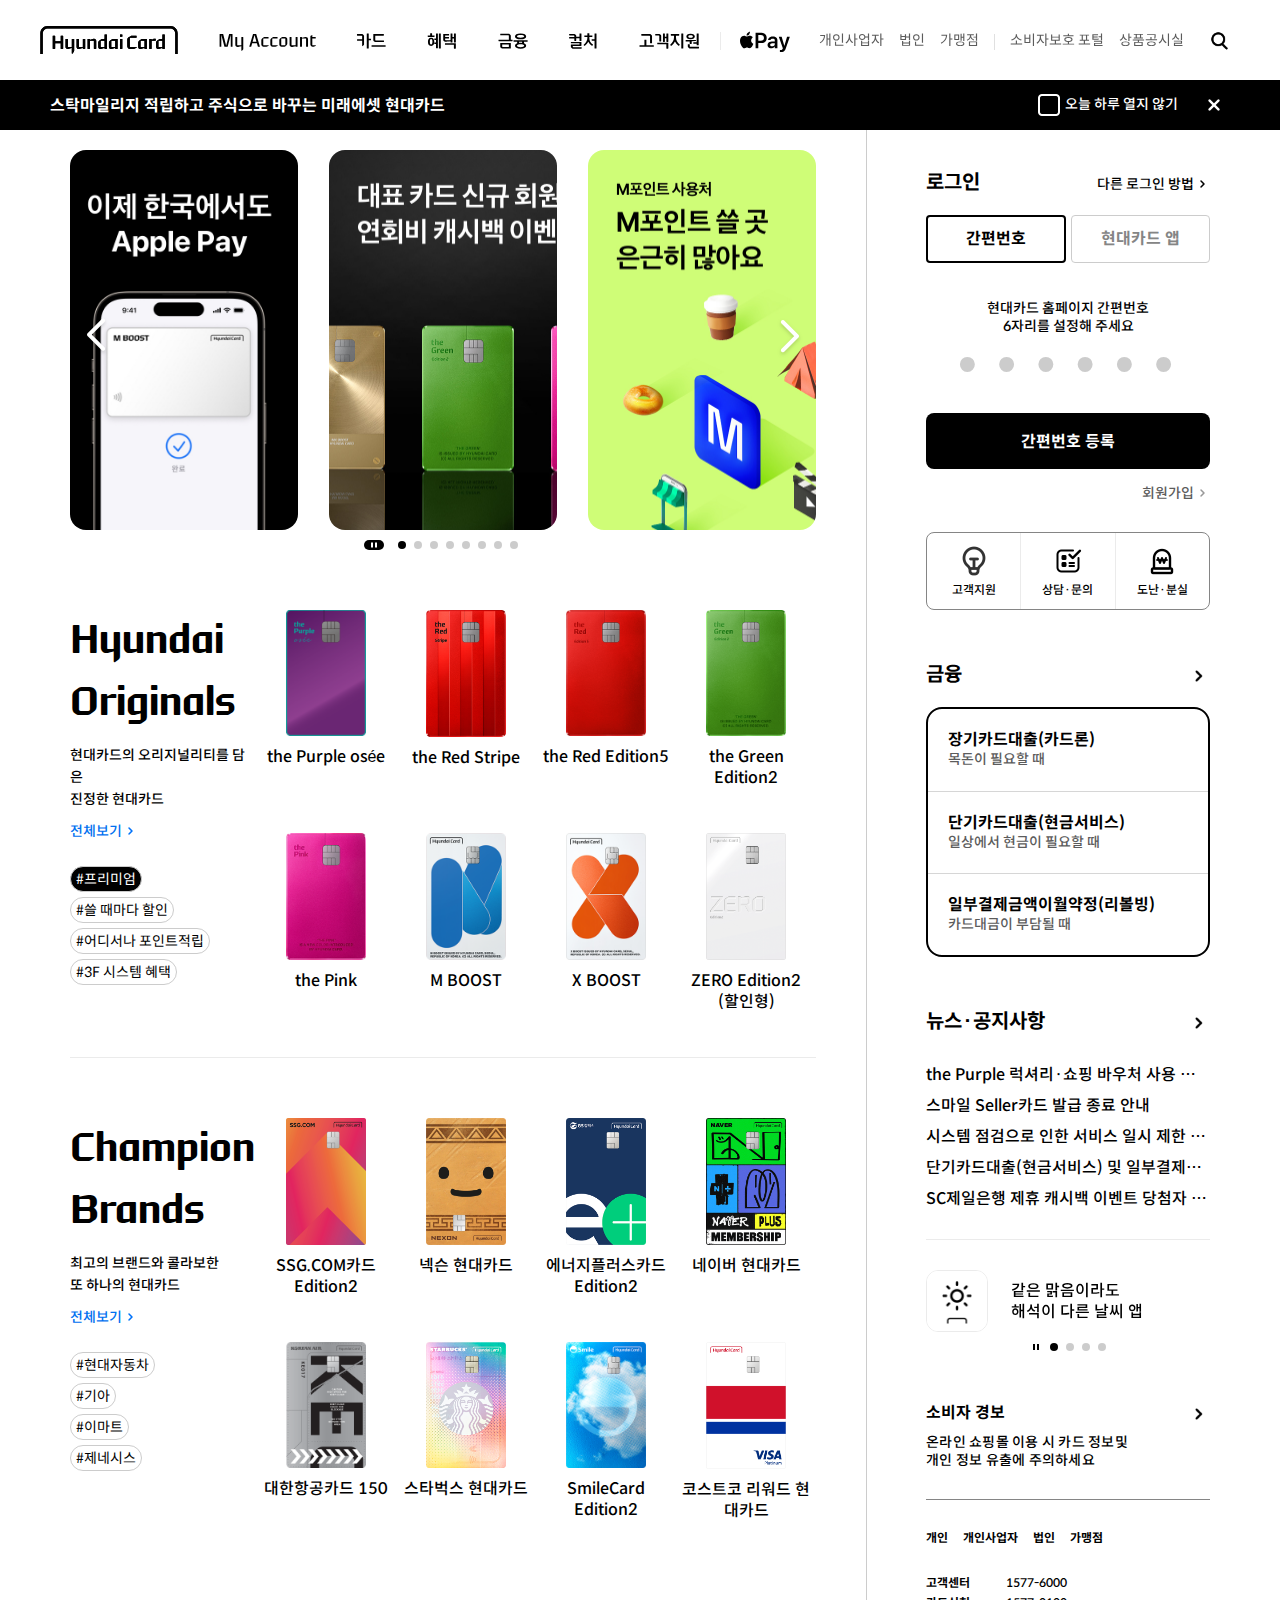
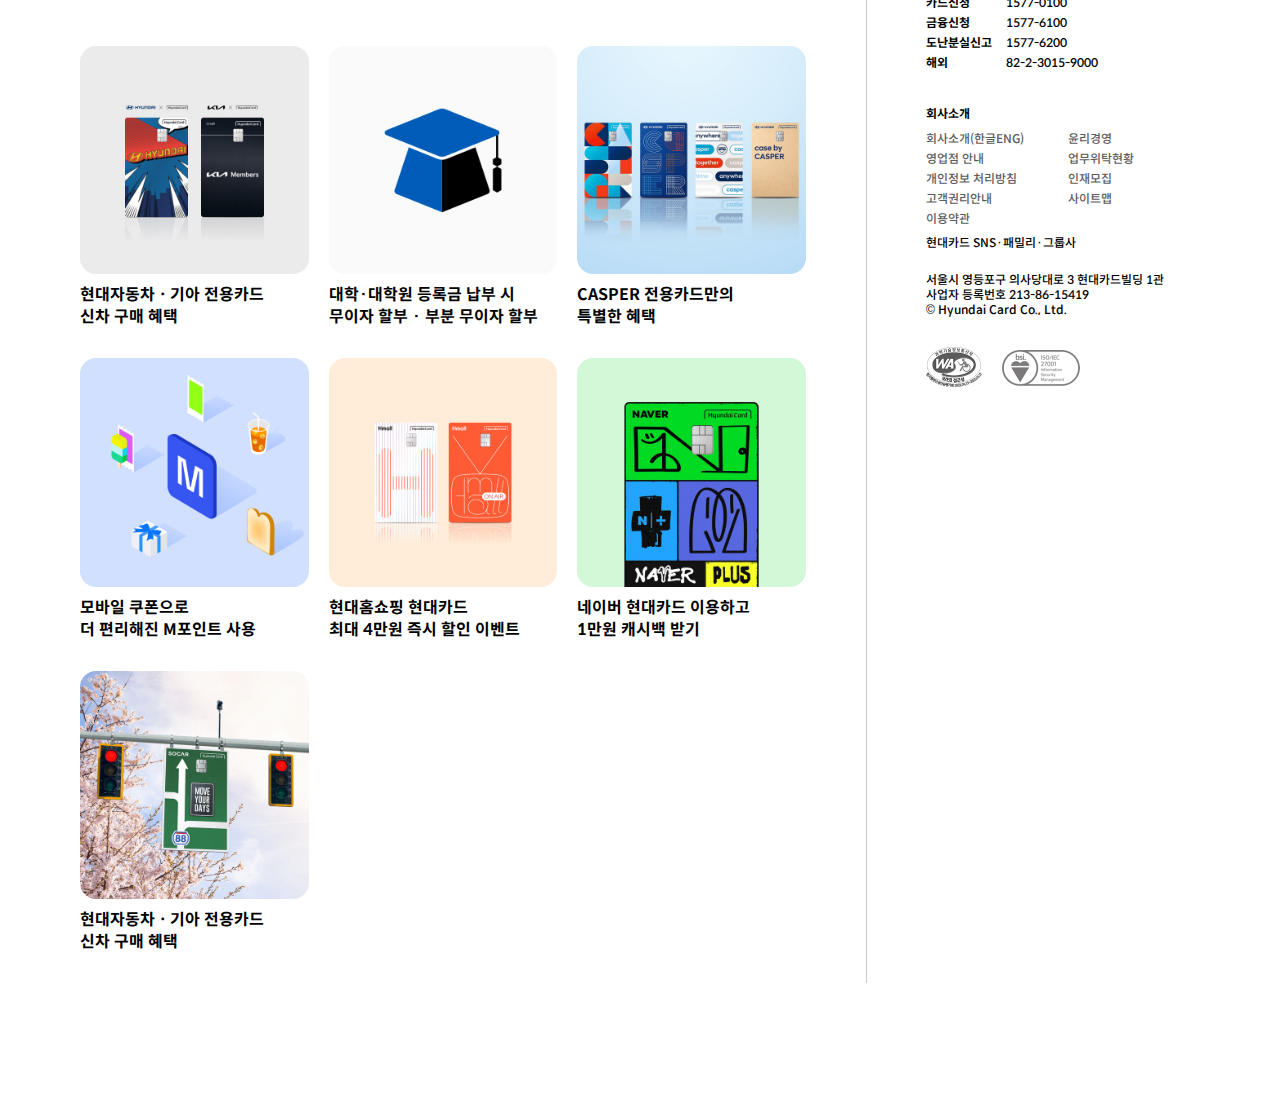
<file: HyundaiCard/index.html>
<!DOCTYPE html>
<html lang="ko">
<head>
	<meta charset="UTF-8">
	<meta http-equiv="X-UA-Compatible" content="IE=edge">
	<meta name="viewport" content="width=device-width, initial-scale=1.0">
	<link rel="stylesheet" href="./css/reset.css">
	<link rel="stylesheet" href="./css/style.css">
	<link rel="stylesheet" href="https://cdn.jsdelivr.net/npm/swiper@9/swiper-bundle.min.css"/>
	<script src="https://cdn.jsdelivr.net/npm/swiper@9/swiper-bundle.min.js"></script>
	<script src="https://code.jquery.com/jquery-3.6.4.min.js"></script>
	<title>현대카드-SideProject</title>
	<script type="text/javascript">
		$(function(){
			$('.tag_item .item').click(function(){
				$('.tag_item .item').removeClass('on');
				$(this).addClass('on');
			})
		});
		/*스크롤시 동작*/
		var hei = $(window).height();
		var moveHeight = hei - $('main .main_right').height(); 
		
		window.onload = $(window).scroll(function(){
			if($(document).scrollTop() > 0){
				$('header').addClass('scrolled');
				$('.right_gnb .Etc_wrap').fadeOut(150);
			} 
			else {
				$('header').removeClass('scrolled');
				$('.right_gnb .Etc_wrap').fadeIn(150);
			}
		});
		/*햄버거 메뉴 동작*/
		$(function(){
			$('.btn_ham').click(function(){
				$('.menu_wrap').css('left','0');
				$('body').css({'overflow-y':'hidden','overflow-x':'hidden'});
			});
			$('.close_btn').click(function(){
				$('.menu_wrap').css('left','-100%');
				$('body').css('overflow-y','auto');
			});
		});
		
		
		function mySlide() {
			/*모바일 메인영역*/
			$(window).resize(function(){
				if($('main').outerWidth() < 450){
					$('.img_area_pc').css('display','none');
					$('.img_area_mb').css('display','block');
				} 
				else {
					$('.img_area_pc').css('display','flex');
					$('.img_area_mb').css('display','none');
				}
			})
		};
		mySlide();

		/*gnb banner 랜덤색상,랜덤텍스트 지정*/
		var r_text = new Array ();
			r_text[0] = "New York  Times All Access 구독권 혜택";
			r_text[1] = "쉽고 안전하고 재빠르게 Apple Pay";
			r_text[2] = "스탁마일리지 적립하고 주식으로 바꾸는 미래에셋 현대카드";
			r_text[3] = "네이버 현대카드로 Apple Pay 이용하기";
			r_text[4] = "현대홈쇼핑 현대카드 최대 4만원 할인";
			r_text[5] = "스마일 클럽 100% 지원 + 쓱머니 최대7% 적립";
			r_text[6] = "인플루언서를 위한 카드, 인플카 현대카드";
		var i = Math.floor(7*Math.random())
		var randomClass = ["black","red","yellow" ,"green", "darkgreen", "lightorange", "orange", "grey", "pink"];
		window.addEventListener("load", event => {
				$('.gnb_banner .txt').text(r_text[i]);
				$('.gnb_banner').addClass(randomClass[~~(Math.random()*randomClass.length)]);
				var myTimer = setTimeout(function() {
					$('.henry_area .txt_area').addClass('min');
					}, 3000);
					setTimeout(function() {
						$('.henry_area .txt_area').removeClass('min');
					}, 6000);
				
			});

		/*gnb banner 감추기*/
		$(function(){
			$('.btn_area .close_btn').click(function(){
				$(this).parents('.gnb_banner').css('display','none');
				/*banner 감추면서 header,모바일 padding조절*/
				$(this).parents('header').css('top','0');
				$('.img_area_mb').css('padding','0 0 0 0');
			});
		});
	</script>
</head>
<body>
	<div id="container">
		<header>
			<div class="left_gnb">
				<button onclick="" class="btn_ham">
					햄버거탭
					<img src="./images/ico_menu.png">
				</button>
				<h1 class="logo">로고</h1>
				<div class="gnb_nav_wrap">
					<ul class="nav_list">
						<li class="nav_item">
							<a href="javascript:void(0);" class="item">
								<svg width="77px" height="18px" viewBox="0 0 77 18" version="1.1" xmlns="http://www.w3.org/2000/svg" xmlns:xlink="http://www.w3.org/1999/xlink">
									<title>My Account</title>
									<g id="Page-1" stroke="none" stroke-width="1" fill="none" fill-rule="evenodd">
										<g id="Artboard" transform="translate(-268.000000, -395.000000)">
											<g id="-GNB/Top/Home_Minimized" transform="translate(60.000000, 380.000000)">
												<g id="1depth" transform="translate(196.000000, 15.000000)">
													<g id="gnb_m_01" transform="translate(12.000000, 0.000000)">
														<rect id="Rectangle" fill-opacity="0.01" fill="#FFFFFF" x="0" y="0" width="77" height="18"></rect>
														<g id="Group" transform="translate(1.246000, 3.949952)" fill="#000000" fill-rule="nonzero">
															<path d="M9.842,10.0017391 C9.996,10.0017391 10.122,9.87495652 10.122,9.72 L10.122,0.28173913 C10.122,0.126782609 9.996,0 9.842,0 L7.756,0 C7.588,0 7.462,0.0986086957 7.42,0.253565217 L5.138,9.18469565 L2.856,0.253565217 C2.814,0.0986086957 2.688,0 2.52,0 L0.28,0 C0.126,0 0,0.126782609 0,0.28173913 L0,9.72 C0,9.87495652 0.126,10.0017391 0.28,10.0017391 L1.064,10.0017391 C1.218,10.0017391 1.344,9.87495652 1.344,9.72 L1.344,0.591652174 L3.738,9.73408696 C3.78,9.88904348 3.906,10.0017391 4.074,10.0017391 L6.034,10.0017391 C6.188,10.0017391 6.328,9.88904348 6.37,9.73408696 L8.736,0.633913043 L8.736,9.72 C8.736,9.87495652 8.862,10.0017391 9.016,10.0017391 L9.842,10.0017391 Z" id="Path"></path>
															<path d="M18.256,12.3401739 C18.438,12.1711304 18.536,11.973913 18.536,11.678087 L18.536,2.67652174 C18.536,2.52156522 18.41,2.39478261 18.256,2.39478261 L17.304,2.39478261 C17.15,2.39478261 17.024,2.52156522 17.024,2.67652174 L17.024,8.56486957 C17.024,8.71982609 16.912,8.83252174 16.758,8.83252174 L14.098,8.83252174 C13.944,8.83252174 13.818,8.70573913 13.818,8.55078261 L13.818,2.67652174 C13.818,2.52156522 13.692,2.39478261 13.538,2.39478261 L12.586,2.39478261 C12.432,2.39478261 12.306,2.52156522 12.306,2.67652174 L12.306,8.35356522 C12.306,9.38191304 13.02,10.0862609 14.014,10.0862609 C14.798,10.0862609 15.33,9.9453913 17.024,9.50869565 L17.024,12.8332174 C17.024,13.1149565 17.304,13.2417391 17.5,13.0445217 L18.256,12.3401739 Z" id="Path"></path>
															<path d="M31.318,10.0017391 C31.486,10.0017391 31.584,9.84678261 31.542,9.69182609 L28.77,0.28173913 C28.714,0.0986086957 28.56,0 28.392,0 L26.432,0 C26.264,0 26.11,0.0986086957 26.054,0.28173913 L23.254,9.69182609 C23.212,9.84678261 23.31,10.0017391 23.478,10.0017391 L24.416,10.0017391 C24.584,10.0017391 24.724,9.90313043 24.78,9.72 L25.494,7.26886957 L29.218,7.26886957 L29.932,9.72 C29.988,9.90313043 30.142,10.0017391 30.31,10.0017391 L31.318,10.0017391 Z M28.854,6.00104348 L25.844,6.00104348 L27.356,0.788869565 L28.854,6.00104348 Z" id="Shape"></path>
															<path d="M38.416,9.08608696 C38.528,9.00156522 38.472,8.83252174 38.318,8.83252174 L34.468,8.83252174 C34.314,8.83252174 34.188,8.70573913 34.188,8.55078261 L34.188,3.85982609 C34.188,3.70486957 34.314,3.57808696 34.468,3.57808696 L38.052,3.57808696 C38.206,3.57808696 38.332,3.45130435 38.332,3.29634783 L38.332,2.67652174 C38.332,2.52156522 38.206,2.39478261 38.052,2.39478261 L35.364,2.39478261 C34.958,2.39478261 34.608,2.53565217 34.314,2.74695652 L33.25,3.53582609 C32.886,3.80347826 32.662,4.22608696 32.662,4.71913043 L32.662,8.26904348 C32.662,9.22695652 33.446,10.0158261 34.398,10.0158261 L36.61,10.0158261 C37.044,10.0158261 37.408,9.86086957 37.702,9.63547826 L38.416,9.08608696 Z" id="Path"></path>
															<path d="M45.458,9.08608696 C45.57,9.00156522 45.514,8.83252174 45.36,8.83252174 L41.51,8.83252174 C41.356,8.83252174 41.23,8.70573913 41.23,8.55078261 L41.23,3.85982609 C41.23,3.70486957 41.356,3.57808696 41.51,3.57808696 L45.094,3.57808696 C45.248,3.57808696 45.374,3.45130435 45.374,3.29634783 L45.374,2.67652174 C45.374,2.52156522 45.248,2.39478261 45.094,2.39478261 L42.406,2.39478261 C42,2.39478261 41.65,2.53565217 41.356,2.74695652 L40.292,3.53582609 C39.928,3.80347826 39.704,4.22608696 39.704,4.71913043 L39.704,8.26904348 C39.704,9.22695652 40.488,10.0158261 41.44,10.0158261 L43.652,10.0158261 C44.086,10.0158261 44.45,9.86086957 44.744,9.63547826 L45.458,9.08608696 Z" id="Path"></path>
															<path d="M52.402,8.86069565 C52.752,8.60713043 52.99,8.18452174 52.99,7.69147826 L52.99,4.14156522 C52.99,3.16956522 52.206,2.39478261 51.254,2.39478261 L49.448,2.39478261 C49.042,2.39478261 48.692,2.53565217 48.398,2.74695652 L47.334,3.53582609 C46.97,3.80347826 46.746,4.22608696 46.746,4.71913043 L46.746,8.26904348 C46.746,9.22695652 47.53,10.0158261 48.482,10.0158261 L50.274,10.0158261 C50.694,10.0158261 51.044,9.87495652 51.338,9.66365217 L52.402,8.86069565 Z M51.464,8.55078261 C51.464,8.70573913 51.338,8.83252174 51.184,8.83252174 L48.552,8.83252174 C48.398,8.83252174 48.272,8.70573913 48.272,8.55078261 L48.272,3.84573913 C48.272,3.69078261 48.398,3.564 48.552,3.564 L51.184,3.564 C51.338,3.564 51.464,3.69078261 51.464,3.84573913 L51.464,8.55078261 Z" id="Shape"></path>
															<path d="M60.746,10.0017391 C60.9,10.0017391 61.026,9.87495652 61.026,9.72 L61.026,2.67652174 C61.026,2.52156522 60.9,2.39478261 60.746,2.39478261 L59.794,2.39478261 C59.64,2.39478261 59.514,2.52156522 59.514,2.67652174 L59.514,8.56486957 C59.514,8.71982609 59.402,8.83252174 59.248,8.83252174 L56.588,8.83252174 C56.434,8.83252174 56.308,8.70573913 56.308,8.55078261 L56.308,2.67652174 C56.308,2.52156522 56.182,2.39478261 56.028,2.39478261 L55.076,2.39478261 C54.922,2.39478261 54.796,2.52156522 54.796,2.67652174 L54.796,8.35356522 C54.796,9.38191304 55.51,10.0862609 56.504,10.0862609 C57.302,10.0862609 57.82,9.9453913 59.528,9.4946087 L59.528,9.72 C59.528,9.87495652 59.654,10.0017391 59.808,10.0017391 L60.746,10.0017391 Z" id="Path"></path>
															<path d="M68.936,10.0017391 C69.09,10.0017391 69.216,9.87495652 69.216,9.72 L69.216,4.04295652 C69.216,3.02869565 68.502,2.32434783 67.494,2.32434783 C66.71,2.32434783 66.178,2.45113043 64.47,2.90191304 L64.47,2.67652174 C64.47,2.52156522 64.344,2.39478261 64.19,2.39478261 L63.252,2.39478261 C63.098,2.39478261 62.972,2.52156522 62.972,2.67652174 L62.972,9.72 C62.972,9.87495652 63.098,10.0017391 63.252,10.0017391 L64.204,10.0017391 C64.358,10.0017391 64.484,9.87495652 64.484,9.72 L64.484,3.83165217 C64.484,3.69078261 64.61,3.564 64.764,3.564 L67.41,3.564 C67.564,3.564 67.69,3.69078261 67.69,3.84573913 L67.69,9.72 C67.69,9.87495652 67.816,10.0017391 67.97,10.0017391 L68.936,10.0017391 Z" id="Path"></path>
															<path d="M75.334,9.08608696 C75.446,9.00156522 75.39,8.83252174 75.25,8.83252174 L72.856,8.83252174 C72.702,8.83252174 72.576,8.70573913 72.576,8.55078261 L72.576,3.57808696 L74.97,3.57808696 C75.124,3.57808696 75.25,3.45130435 75.25,3.29634783 L75.25,2.67652174 C75.25,2.52156522 75.124,2.39478261 74.97,2.39478261 L72.576,2.39478261 L72.576,1.02834783 C72.576,0.873391304 72.394,0.774782609 72.254,0.859304348 L71.316,1.40869565 C71.162,1.49321739 71.064,1.67634783 71.064,1.8453913 L71.064,8.25495652 C71.064,9.22695652 71.848,10.0017391 72.8,10.0017391 L73.542,10.0017391 C73.976,10.0017391 74.34,9.86086957 74.62,9.63547826 L75.334,9.08608696 Z" id="Path"></path>
														</g>
													</g>
												</g>
											</g>
										</g>
									</g>
								</svg>
							</a>
						</li>
						<li class="nav_item">
							<a href="javascript:void(0);" class="item">
								<svg width="24px" height="18px" viewBox="0 0 24 18" version="1.1" xmlns="http://www.w3.org/2000/svg" xmlns:xlink="http://www.w3.org/1999/xlink">
									<title>카드</title>
									<g id="Page-1" stroke="none" stroke-width="1" fill="none" fill-rule="evenodd">
										<g id="Artboard" transform="translate(-385.000000, -395.000000)">
											<g id="-GNB/Top/Home_Minimized" transform="translate(60.000000, 380.000000)">
												<g id="1depth" transform="translate(196.000000, 15.000000)">
													<g id="menu-text" transform="translate(12.000000, 0.000000)">
														<g id="gnb_m_02" transform="translate(117.000000, 0.000000)">
															<rect id="Rectangle" fill-opacity="0.01" fill="#FFFFFF" x="0" y="0" width="24" height="18"></rect>
															<g id="Group" transform="translate(0.752516, 3.555517)" fill="#000000" fill-rule="nonzero">
																<path d="M4.52903226,9.77634783 C4.36180645,9.9453913 4.05522581,9.84678261 4.05522581,9.57913043 L4.05522581,5.69113043 L0.348387097,5.69113043 C0.195096774,5.69113043 0.0696774194,5.56434783 0.0696774194,5.4093913 L0.0696774194,4.80365217 C0.0696774194,4.64869565 0.195096774,4.52191304 0.348387097,4.52191304 L4.05522581,4.52191304 L4.05522581,2.00034783 C4.05522581,1.78904348 3.90193548,1.63408696 3.70683871,1.63408696 L0.278709677,1.63408696 C0.125419355,1.63408696 0,1.50730435 0,1.35234783 L0,0.732521739 C0,0.577565217 0.125419355,0.450782609 0.278709677,0.450782609 L3.91587097,0.450782609 C4.09703226,0.450782609 4.36180645,0.535304348 4.50116129,0.633913043 L5.12825806,1.11286957 C5.39303226,1.32417391 5.54632258,1.60591304 5.54632258,1.92991304 L5.54632258,8.48034783 C5.54632258,8.62121739 5.47664516,8.76208696 5.37909677,8.87478261 L4.52903226,9.77634783 Z M9.21135484,11.4526957 C9.21135484,11.6076522 9.08593548,11.7344348 8.93264516,11.7344348 L7.95716129,11.7344348 C7.80387097,11.7344348 7.67845161,11.6076522 7.67845161,11.4526957 L7.67845161,0.28173913 C7.67845161,0.126782609 7.80387097,0 7.95716129,0 L8.93264516,0 C9.08593548,0 9.21135484,0.126782609 9.21135484,0.28173913 L9.21135484,3.84573913 C9.21135484,3.9866087 9.33677419,4.09930435 9.49006452,4.09930435 L10.7303226,4.09930435 C10.8836129,4.09930435 11.0090323,4.22608696 11.0090323,4.38104348 L11.0090323,5.02904348 C11.0090323,5.184 10.8836129,5.31078261 10.7303226,5.31078261 L9.49006452,5.31078261 C9.33677419,5.31078261 9.21135484,5.43756522 9.21135484,5.59252174 L9.21135484,11.4526957 Z" id="Shape"></path>
																<path d="M21.1540645,6.3813913 C21.1540645,6.53634783 21.0286452,6.66313043 20.8753548,6.66313043 L14.4232258,6.66313043 C14.228129,6.66313043 13.9633548,6.59269565 13.8379355,6.48 L13.2108387,6.00104348 C12.9460645,5.80382609 12.7927742,5.508 12.7927742,5.184 L12.7927742,0.732521739 C12.7927742,0.577565217 12.9181935,0.450782609 13.0714839,0.450782609 L20.7917419,0.450782609 C20.9450323,0.450782609 21.0704516,0.577565217 21.0704516,0.732521739 L21.0704516,1.38052174 C21.0704516,1.53547826 20.9450323,1.66226087 20.7917419,1.66226087 L14.3256774,1.66226087 L14.3256774,5.0853913 C14.3256774,5.29669565 14.4789677,5.45165217 14.6740645,5.45165217 L20.8753548,5.45165217 C21.0286452,5.45165217 21.1540645,5.57843478 21.1540645,5.7333913 L21.1540645,6.3813913 Z M22.4500645,10.1144348 C22.4500645,10.2693913 22.3246452,10.3961739 22.1713548,10.3961739 L11.691871,10.3961739 C11.5385806,10.3961739 11.4131613,10.2693913 11.4131613,10.1144348 L11.4131613,9.46643478 C11.4131613,9.31147826 11.5385806,9.18469565 11.691871,9.18469565 L22.1713548,9.18469565 C22.3246452,9.18469565 22.4500645,9.31147826 22.4500645,9.46643478 L22.4500645,10.1144348 Z" id="Shape"></path>
															</g>
														</g>
													</g>
												</g>
											</g>
										</g>
									</g>
								</svg>
							</a>
						</li>
						<li class="nav_item">
							<a href="javascript:void(0);" class="item">
								<svg width="24px" height="18px" viewBox="0 0 24 18" version="1.1" xmlns="http://www.w3.org/2000/svg" xmlns:xlink="http://www.w3.org/1999/xlink">
									<title>혜택</title>
									<g id="Page-1" stroke="none" stroke-width="1" fill="none" fill-rule="evenodd">
										<g id="Artboard" transform="translate(-449.000000, -395.000000)">
											<g id="-GNB/Top/Home_Minimized" transform="translate(60.000000, 380.000000)">
												<g id="1depth" transform="translate(196.000000, 15.000000)">
													<g id="menu-text" transform="translate(12.000000, 0.000000)">
														<g id="gnb_m_03" transform="translate(181.000000, 0.000000)">
															<rect id="Rectangle" fill-opacity="0.01" fill="#FFFFFF" x="0" y="0" width="24" height="18"></rect>
															<g id="Group" transform="translate(0.543484, 3.400560)" fill="#000000" fill-rule="nonzero">
																<path d="M2.66167742,9.90313043 C0.780387097,9.90313043 0.209032258,8.55078261 0.209032258,6.66313043 C0.209032258,4.7613913 0.780387097,3.40904348 2.66167742,3.40904348 C4.54296774,3.40904348 5.15612903,4.7613913 5.15612903,6.66313043 C5.15612903,8.55078261 4.54296774,9.90313043 2.66167742,9.90313043 Z M5.36516129,2.53565217 C5.36516129,2.6906087 5.23974194,2.8173913 5.08645161,2.8173913 L0.278709677,2.8173913 C0.125419355,2.8173913 0,2.6906087 0,2.53565217 L0,1.91582609 C0,1.76086957 0.125419355,1.63408696 0.278709677,1.63408696 L1.92309677,1.63408696 L1.92309677,0.28173913 C1.92309677,0.126782609 2.04851613,0 2.20180645,0 L3.17729032,0 C3.33058065,0 3.456,0.126782609 3.456,0.28173913 L3.456,1.63408696 L5.08645161,1.63408696 C5.23974194,1.63408696 5.36516129,1.76086957 5.36516129,1.91582609 L5.36516129,2.53565217 Z M2.6756129,8.79026087 C3.3723871,8.79026087 3.70683871,7.94504348 3.70683871,6.66313043 C3.70683871,5.36713043 3.3723871,4.52191304 2.6756129,4.52191304 C1.93703226,4.52191304 1.71406452,5.36713043 1.71406452,6.66313043 C1.71406452,7.94504348 1.93703226,8.79026087 2.6756129,8.79026087 Z M7.98503226,11.4667826 C7.98503226,11.6217391 7.8596129,11.7485217 7.70632258,11.7485217 L6.78658065,11.7485217 C6.63329032,11.7485217 6.50787097,11.6217391 6.50787097,11.4667826 L6.50787097,8.40991304 L5.46270968,8.40991304 C5.30941935,8.40991304 5.184,8.28313043 5.184,8.12817391 L5.184,7.48017391 C5.184,7.32521739 5.30941935,7.19843478 5.46270968,7.19843478 L6.50787097,7.19843478 L6.50787097,5.19808696 L5.46270968,5.19808696 C5.30941935,5.19808696 5.184,5.07130435 5.184,4.91634783 L5.184,4.26834783 C5.184,4.1133913 5.30941935,3.9866087 5.46270968,3.9866087 L6.50787097,3.9866087 L6.50787097,0.493043478 C6.50787097,0.338086957 6.63329032,0.211304348 6.78658065,0.211304348 L7.70632258,0.211304348 C7.8596129,0.211304348 7.98503226,0.338086957 7.98503226,0.493043478 L7.98503226,11.4667826 Z M10.2565161,11.6076522 C10.2565161,11.7626087 10.1310968,11.8893913 9.97780645,11.8893913 L9.03019355,11.8893913 C8.87690323,11.8893913 8.75148387,11.7626087 8.75148387,11.6076522 L8.75148387,0.436695652 C8.75148387,0.28173913 8.87690323,0.154956522 9.03019355,0.154956522 L9.97780645,0.154956522 C10.1310968,0.154956522 10.2565161,0.28173913 10.2565161,0.436695652 L10.2565161,11.6076522 Z" id="Shape"></path>
																<path d="M22.0459355,6.88852174 C22.0459355,7.04347826 21.9205161,7.17026087 21.7672258,7.17026087 L20.8196129,7.17026087 C20.6663226,7.17026087 20.5409032,7.04347826 20.5409032,6.88852174 L20.5409032,4.09930435 L19.3842581,4.09930435 L19.3842581,6.88852174 C19.3842581,7.04347826 19.2588387,7.17026087 19.1055484,7.17026087 L18.1858065,7.17026087 C18.0325161,7.17026087 17.9070968,7.04347826 17.9070968,6.88852174 L17.9070968,6.19826087 C14.660129,6.56452174 14.1166452,6.59269565 13.796129,6.59269565 C13.6010323,6.59269565 13.3362581,6.50817391 13.2108387,6.40956522 L12.5837419,5.9306087 C12.3189677,5.7333913 12.1656774,5.43756522 12.1656774,5.11356522 L12.1656774,0.746608696 C12.1656774,0.591652174 12.2910968,0.464869565 12.4443871,0.464869565 L16.4856774,0.464869565 C16.6389677,0.464869565 16.7643871,0.591652174 16.7643871,0.746608696 L16.7643871,1.40869565 C16.7643871,1.56365217 16.6389677,1.69043478 16.4856774,1.69043478 L13.6567742,1.69043478 L13.6567742,2.90191304 L16.416,2.90191304 C16.5692903,2.90191304 16.6947097,3.02869565 16.6947097,3.18365217 L16.6947097,3.80347826 C16.6947097,3.95843478 16.5692903,4.08521739 16.416,4.08521739 L13.6567742,4.08521739 L13.6567742,4.9586087 C13.6567742,5.16991304 13.8100645,5.32486957 14.0051613,5.32486957 L17.6283871,5.32486957 C17.7677419,5.32486957 17.9070968,5.184 17.9070968,5.04313043 L17.9070968,0.478956522 C17.9070968,0.324 18.0325161,0.197217391 18.1858065,0.197217391 L19.1055484,0.197217391 C19.2588387,0.197217391 19.3842581,0.324 19.3842581,0.478956522 L19.3842581,2.916 L20.5409032,2.916 L20.5409032,0.436695652 C20.5409032,0.28173913 20.6663226,0.154956522 20.8196129,0.154956522 L21.7672258,0.154956522 C21.9205161,0.154956522 22.0459355,0.28173913 22.0459355,0.436695652 L22.0459355,6.88852174 Z M22.0459355,11.6921739 C22.0459355,11.8471304 21.9205161,11.973913 21.7672258,11.973913 L20.7917419,11.973913 C20.6384516,11.973913 20.5130323,11.8471304 20.5130323,11.6921739 L20.5130323,9.01565217 L13.796129,9.01565217 C13.6428387,9.01565217 13.5174194,8.88886957 13.5174194,8.73391304 L13.5174194,8.08591304 C13.5174194,7.93095652 13.6428387,7.80417391 13.796129,7.80417391 L21.7672258,7.80417391 C21.9205161,7.80417391 22.0459355,7.93095652 22.0459355,8.08591304 L22.0459355,11.6921739 Z" id="Shape"></path>
															</g>
														</g>
													</g>
												</g>
											</g>
										</g>
									</g>
								</svg>
							</a>
						</li>
						<li class="nav_item">
							<a href="javascript:void(0);" class="item">
								<svg width="24px" height="18px" viewBox="0 0 24 18" version="1.1" xmlns="http://www.w3.org/2000/svg" xmlns:xlink="http://www.w3.org/1999/xlink">
									<title>금융</title>
									<g id="Page-1" stroke="none" stroke-width="1" fill="none" fill-rule="evenodd">
										<g id="Artboard" transform="translate(-513.000000, -395.000000)">
											<g id="-GNB/Top/Home_Minimized" transform="translate(60.000000, 380.000000)">
												<g id="1depth" transform="translate(196.000000, 15.000000)">
													<g id="menu-text" transform="translate(12.000000, 0.000000)">
														<g id="gnb_m_04" transform="translate(245.000000, 0.000000)">
															<rect id="Rectangle" fill-opacity="0.01" fill="#FFFFFF" x="0" y="0" width="24" height="18"></rect>
															<g id="Group" transform="translate(0.376258, 3.470995)" fill="#000000" fill-rule="nonzero">
																<path d="M9.65729032,11.5372174 C9.65729032,11.6921739 9.53187097,11.8189565 9.37858065,11.8189565 L3.01006452,11.8189565 C2.81496774,11.8189565 2.55019355,11.7485217 2.42477419,11.6358261 L1.79767742,11.1568696 C1.53290323,10.9596522 1.3796129,10.6638261 1.3796129,10.3398261 L1.3796129,7.69147826 C1.3796129,7.53652174 1.50503226,7.40973913 1.65832258,7.40973913 L9.37858065,7.40973913 C9.53187097,7.40973913 9.65729032,7.53652174 9.65729032,7.69147826 L9.65729032,11.5372174 Z M11.0369032,5.78973913 C11.0369032,5.94469565 10.9114839,6.07147826 10.7581935,6.07147826 L0.278709677,6.07147826 C0.125419355,6.07147826 0,5.94469565 0,5.78973913 L0,5.12765217 C0,4.97269565 0.125419355,4.84591304 0.278709677,4.84591304 L8.1243871,4.84591304 L8.1243871,1.85947826 C8.1243871,1.64817391 7.97109677,1.49321739 7.776,1.49321739 L1.65832258,1.49321739 C1.50503226,1.49321739 1.3796129,1.36643478 1.3796129,1.21147826 L1.3796129,0.563478261 C1.3796129,0.408521739 1.50503226,0.28173913 1.65832258,0.28173913 L8.02683871,0.28173913 C8.22193548,0.28173913 8.47277419,0.36626087 8.61212903,0.464869565 L9.23922581,0.943826087 C9.504,1.14104348 9.65729032,1.43686957 9.65729032,1.76086957 L9.65729032,4.84591304 L10.7581935,4.84591304 C10.9114839,4.84591304 11.0369032,4.97269565 11.0369032,5.12765217 L11.0369032,5.78973913 Z M8.1243871,10.6074783 L8.1243871,8.62121739 L2.91251613,8.62121739 L2.91251613,10.2412174 C2.91251613,10.4525217 3.06580645,10.6074783 3.26090323,10.6074783 L8.1243871,10.6074783 Z" id="Shape"></path>
																<path d="M21.6696774,9.66365217 C21.6696774,11.001913 20.1089032,11.9598261 17.307871,11.9598261 C14.5207742,11.9598261 12.9460645,11.001913 12.9460645,9.66365217 C12.9460645,8.8466087 13.5313548,8.17043478 14.6183226,7.76191304 L14.6183226,6.50817391 L12.068129,6.50817391 C11.9148387,6.50817391 11.7894194,6.3813913 11.7894194,6.22643478 L11.7894194,5.57843478 C11.7894194,5.42347826 11.9148387,5.29669565 12.068129,5.29669565 L22.5476129,5.29669565 C22.7009032,5.29669565 22.8263226,5.42347826 22.8263226,5.57843478 L22.8263226,6.22643478 C22.8263226,6.3813913 22.7009032,6.50817391 22.5476129,6.50817391 L19.9974194,6.50817391 L19.9974194,7.76191304 C21.0843871,8.17043478 21.6696774,8.8466087 21.6696774,9.66365217 Z M21.6696774,2.32434783 C21.6696774,3.6626087 20.276129,4.62052174 17.28,4.62052174 C14.3117419,4.62052174 12.932129,3.6626087 12.932129,2.32434783 C12.932129,0.986086957 14.3117419,0 17.28,0 C20.276129,0 21.6696774,0.986086957 21.6696774,2.32434783 Z M20.1367742,2.29617391 C20.1367742,1.63408696 19.3145806,1.1973913 17.2939355,1.1973913 C15.2593548,1.1973913 14.4650323,1.63408696 14.4650323,2.29617391 C14.4650323,2.97234783 15.2593548,3.43721739 17.2939355,3.43721739 C19.3145806,3.43721739 20.1367742,2.98643478 20.1367742,2.29617391 Z M20.1089032,9.64956522 C20.1089032,8.9733913 19.1055484,8.55078261 17.307871,8.55078261 C15.4962581,8.55078261 14.5207742,8.9733913 14.5207742,9.64956522 C14.5207742,10.3398261 15.4962581,10.7765217 17.307871,10.7765217 C19.1055484,10.7765217 20.1089032,10.3257391 20.1089032,9.64956522 Z M18.4645161,6.50817391 L16.1512258,6.50817391 L16.1512258,7.42382609 C16.4996129,7.38156522 16.8898065,7.3533913 17.307871,7.3533913 C17.712,7.3533913 18.1021935,7.38156522 18.4645161,7.42382609 L18.4645161,6.50817391 Z" id="Shape"></path>
															</g>
														</g>
													</g>
												</g>
											</g>
										</g>
									</g>
								</svg>
							</a>
						</li>
						<li class="nav_item">
							<a href="javascript:void(0);" class="item">
								<svg width="24px" height="18px" viewBox="0 0 24 18" version="1.1" xmlns="http://www.w3.org/2000/svg" xmlns:xlink="http://www.w3.org/1999/xlink">
									<title>컬처</title>
									<g id="Page-1" stroke="none" stroke-width="1" fill="none" fill-rule="evenodd">
										<g id="Artboard" transform="translate(-577.000000, -395.000000)">
											<g id="-GNB/Top/Home_Minimized" transform="translate(60.000000, 380.000000)">
												<g id="1depth" transform="translate(196.000000, 15.000000)">
													<g id="menu-text" transform="translate(12.000000, 0.000000)">
														<g id="gnb_m_05" transform="translate(309.000000, 0.000000)">
															<rect id="Rectangle" fill-opacity="0.01" fill="#FFFFFF" x="0" y="0" width="24" height="18"></rect>
															<g id="Group" transform="translate(0.891871, 3.330126)" fill="#000000" fill-rule="nonzero">
																<path d="M9.82451613,11.7626087 C9.82451613,11.9175652 9.69909677,12.0443478 9.54580645,12.0443478 L2.98219355,12.0443478 C2.78709677,12.0443478 2.52232258,11.973913 2.39690323,11.8612174 L1.76980645,11.3822609 C1.50503226,11.1850435 1.35174194,10.8892174 1.35174194,10.5652174 L1.35174194,9.12834783 C1.35174194,8.9733913 1.47716129,8.8466087 1.63045161,8.8466087 L8.09651613,8.8466087 L8.09651613,7.91686957 L1.63045161,7.91686957 C1.47716129,7.91686957 1.35174194,7.79008696 1.35174194,7.63513043 L1.35174194,7.05756522 C1.35174194,6.9026087 1.47716129,6.77582609 1.63045161,6.77582609 L9.35070968,6.77582609 C9.504,6.77582609 9.62941935,6.9026087 9.62941935,7.05756522 L9.62941935,9.64956522 C9.62941935,9.80452174 9.504,9.93130435 9.35070968,9.93130435 L2.88464516,9.93130435 L2.88464516,10.5229565 C2.88464516,10.7342609 3.03793548,10.8892174 3.23303226,10.8892174 L9.54580645,10.8892174 C9.69909677,10.8892174 9.82451613,11.016 9.82451613,11.1709565 L9.82451613,11.7626087 Z M9.62941935,5.86017391 C9.62941935,6.01513043 9.504,6.14191304 9.35070968,6.14191304 L8.37522581,6.14191304 C8.22193548,6.14191304 8.09651613,6.01513043 8.09651613,5.86017391 L8.09651613,3.87391304 L5.54632258,3.87391304 L5.54632258,5.74747826 C5.54632258,5.90243478 5.42090323,6.02921739 5.2676129,6.02921739 L4.33393548,6.02921739 C4.18064516,6.02921739 4.05522581,5.90243478 4.05522581,5.74747826 L4.05522581,4.09930435 L0.278709677,4.09930435 C0.125419355,4.09930435 0,3.97252174 0,3.81756522 L0,3.21182609 C0,3.05686957 0.125419355,2.93008696 0.278709677,2.93008696 L4.05522581,2.93008696 L4.05522581,2.07078261 C4.05522581,1.85947826 3.90193548,1.70452174 3.70683871,1.70452174 L0.278709677,1.70452174 C0.125419355,1.70452174 0,1.57773913 0,1.42278261 L0,0.817043478 C0,0.662086957 0.125419355,0.535304348 0.278709677,0.535304348 L3.91587097,0.535304348 C4.09703226,0.535304348 4.36180645,0.60573913 4.50116129,0.718434783 L5.12825806,1.1973913 C5.39303226,1.3946087 5.54632258,1.69043478 5.54632258,2.01443478 L5.54632258,2.66243478 L8.09651613,2.66243478 L8.09651613,0.507130435 C8.09651613,0.352173913 8.22193548,0.225391304 8.37522581,0.225391304 L9.35070968,0.225391304 C9.504,0.225391304 9.62941935,0.352173913 9.62941935,0.507130435 L9.62941935,5.86017391 Z" id="Shape"></path>
																<path d="M18.1579355,9.74817391 C18.0325161,9.88904348 17.8792258,9.86086957 17.7538065,9.76226087 C16.5274839,8.86069565 15.5938065,7.80417391 15.0085161,6.62086957 C14.4371613,7.73373913 13.5452903,8.80434783 12.3329032,9.80452174 C12.2074839,9.90313043 12.0541935,9.93130435 11.9287742,9.8186087 L11.4270968,9.31147826 C11.3156129,9.19878261 11.2877419,9.04382609 11.4131613,8.93113043 C13.2387097,7.3533913 14.2699355,5.76156522 14.2699355,3.71895652 L14.2699355,2.916 L12.1378065,2.916 C11.9845161,2.916 11.8590968,2.78921739 11.8590968,2.63426087 L11.8590968,2.01443478 C11.8590968,1.85947826 11.9845161,1.73269565 12.1378065,1.73269565 L14.256,1.73269565 L14.256,0.28173913 C14.256,0.126782609 14.3814194,0 14.5347097,0 L15.5380645,0 C15.6913548,0 15.8167742,0.126782609 15.8167742,0.28173913 L15.8167742,1.73269565 L17.9489032,1.73269565 C18.1021935,1.73269565 18.2276129,1.85947826 18.2276129,2.01443478 L18.2276129,2.63426087 C18.2276129,2.78921739 18.1021935,2.916 17.9489032,2.916 L15.8028387,2.916 L15.8028387,3.71895652 C15.8028387,5.87426087 16.7643871,7.43791304 18.6178065,8.81843478 C18.7432258,8.91704348 18.7292903,9.10017391 18.6317419,9.21286957 L18.1579355,9.74817391 Z M21.4188387,11.678087 C21.4188387,11.8330435 21.2934194,11.9598261 21.140129,11.9598261 L20.1646452,11.9598261 C20.0113548,11.9598261 19.8859355,11.8330435 19.8859355,11.678087 L19.8859355,5.832 L17.8931613,5.832 C17.739871,5.832 17.6144516,5.70521739 17.6144516,5.55026087 L17.6144516,4.90226087 C17.6144516,4.74730435 17.739871,4.62052174 17.8931613,4.62052174 L19.8859355,4.62052174 L19.8859355,0.507130435 C19.8859355,0.352173913 20.0113548,0.225391304 20.1646452,0.225391304 L21.140129,0.225391304 C21.2934194,0.225391304 21.4188387,0.352173913 21.4188387,0.507130435 L21.4188387,11.678087 Z" id="Shape"></path>
															</g>
														</g>
													</g>
												</g>
											</g>
										</g>
									</g>
								</svg>
							</a>
						</li>
						<li class="nav_item">
							<a href="javascript:void(0);" class="item">
								<svg width="48px" height="18px" viewBox="0 0 48 18" version="1.1" xmlns="http://www.w3.org/2000/svg" xmlns:xlink="http://www.w3.org/1999/xlink">
									<title>고객지원</title>
									<g id="Page-1" stroke="none" stroke-width="1" fill="none" fill-rule="evenodd">
										<g id="Artboard" transform="translate(-641.000000, -395.000000)">
											<g id="-GNB/Top/Home_Minimized" transform="translate(60.000000, 380.000000)">
												<g id="1depth" transform="translate(196.000000, 15.000000)">
													<g id="menu-text" transform="translate(12.000000, 0.000000)">
														<g id="gnb_m_06" transform="translate(373.000000, 0.000000)">
															<rect id="Rectangle" fill-opacity="0.01" fill="#FFFFFF" x="0" y="0" width="48" height="18"></rect>
															<g id="Group" transform="translate(0.382426, 3.555517)" fill="#000000" fill-rule="nonzero">
																<path d="M9.81560656,7.36747826 C9.81560656,7.52243478 9.68813115,7.64921739 9.53232787,7.64921739 L8.54085246,7.64921739 C8.38504918,7.64921739 8.25757377,7.52243478 8.25757377,7.36747826 L8.25757377,2.02852174 C8.25757377,1.81721739 8.10177049,1.66226087 7.90347541,1.66226087 L1.6855082,1.66226087 C1.52970492,1.66226087 1.40222951,1.53547826 1.40222951,1.38052174 L1.40222951,0.732521739 C1.40222951,0.577565217 1.52970492,0.450782609 1.6855082,0.450782609 L8.15842623,0.450782609 C8.35672131,0.450782609 8.61167213,0.521217391 8.75331148,0.633913043 L9.39068852,1.11286957 C9.65980328,1.31008696 9.81560656,1.60591304 9.81560656,1.92991304 L9.81560656,7.36747826 Z M11.2178361,10.1144348 C11.2178361,10.2693913 11.0903607,10.3961739 10.9345574,10.3961739 L0.283278689,10.3961739 C0.12747541,10.3961739 0,10.2693913 0,10.1144348 L0,9.46643478 C0,9.31147826 0.12747541,9.18469565 0.283278689,9.18469565 L3.85259016,9.18469565 L3.85259016,5.07130435 C3.85259016,4.91634783 3.98006557,4.78956522 4.13586885,4.78956522 L5.12734426,4.78956522 C5.28314754,4.78956522 5.41062295,4.91634783 5.41062295,5.07130435 L5.41062295,9.18469565 L10.9345574,9.18469565 C11.0903607,9.18469565 11.2178361,9.31147826 11.2178361,9.46643478 L11.2178361,10.1144348 Z" id="Shape"></path>
																<path d="M16.9967213,5.9306087 C16.9967213,6.08556522 16.8692459,6.21234783 16.7134426,6.21234783 L15.778623,6.21234783 C15.6228197,6.21234783 15.4953443,6.08556522 15.4953443,5.9306087 L15.4953443,1.88765217 C15.4953443,1.67634783 15.339541,1.5213913 15.1412459,1.5213913 L12.6059016,1.5213913 C12.4500984,1.5213913 12.322623,1.3946087 12.322623,1.23965217 L12.322623,0.591652174 C12.322623,0.436695652 12.4500984,0.309913043 12.6059016,0.309913043 L15.339541,0.309913043 C15.5378361,0.309913043 15.8069508,0.394434783 15.9344262,0.493043478 L16.5718033,0.972 C16.840918,1.16921739 16.9967213,1.46504348 16.9967213,1.78904348 L16.9967213,5.9306087 Z M22.5773115,6.31095652 C22.5773115,6.46591304 22.4498361,6.59269565 22.2940328,6.59269565 L21.3308852,6.59269565 C21.175082,6.59269565 21.0476066,6.46591304 21.0476066,6.31095652 L21.0476066,3.6626087 L19.872,3.6626087 L19.872,6.31095652 C19.872,6.46591304 19.7445246,6.59269565 19.5887213,6.59269565 L18.6539016,6.59269565 C18.4980984,6.59269565 18.370623,6.46591304 18.370623,6.31095652 L18.370623,0.324 C18.370623,0.169043478 18.4980984,0.0422608696 18.6539016,0.0422608696 L19.5887213,0.0422608696 C19.7445246,0.0422608696 19.872,0.169043478 19.872,0.324 L19.872,2.47930435 L21.0476066,2.47930435 L21.0476066,0.28173913 C21.0476066,0.126782609 21.175082,0 21.3308852,0 L22.2940328,0 C22.4498361,0 22.5773115,0.126782609 22.5773115,0.28173913 L22.5773115,6.31095652 Z M22.5773115,11.5372174 C22.5773115,11.6921739 22.4498361,11.8189565 22.2940328,11.8189565 L21.3025574,11.8189565 C21.1467541,11.8189565 21.0192787,11.6921739 21.0192787,11.5372174 L21.0192787,8.43808696 L14.1922623,8.43808696 C14.036459,8.43808696 13.9089836,8.31130435 13.9089836,8.15634783 L13.9089836,7.50834783 C13.9089836,7.3533913 14.036459,7.2266087 14.1922623,7.2266087 L22.2940328,7.2266087 C22.4498361,7.2266087 22.5773115,7.3533913 22.5773115,7.50834783 L22.5773115,11.5372174 Z" id="Shape"></path>
																<path d="M30.9057049,9.50869565 C30.7782295,9.63547826 30.6224262,9.60730435 30.4949508,9.4946087 C29.3193443,8.49443478 28.3561967,7.39565217 27.7613115,6.156 C27.1664262,7.32521739 26.2457705,8.424 25.0984918,9.53686957 C24.9851803,9.64956522 24.829377,9.69182609 24.7019016,9.57913043 L24.1070164,9.08608696 C24.0078689,8.98747826 23.9512131,8.80434783 24.0645246,8.70573913 C25.9058361,7.04347826 27.010623,5.25443478 27.010623,3.1413913 L27.010623,1.63408696 L24.7727213,1.63408696 C24.616918,1.63408696 24.4894426,1.50730435 24.4894426,1.35234783 L24.4894426,0.732521739 C24.4894426,0.577565217 24.616918,0.450782609 24.7727213,0.450782609 L30.8207213,0.450782609 C30.9765246,0.450782609 31.104,0.577565217 31.104,0.732521739 L31.104,1.35234783 C31.104,1.50730435 30.9765246,1.63408696 30.8207213,1.63408696 L28.5686557,1.63408696 L28.5686557,3.1413913 C28.5686557,5.36713043 29.5742951,7.09982609 31.4580984,8.59304348 C31.5855738,8.69165217 31.5572459,8.87478261 31.4439344,8.98747826 L30.9057049,9.50869565 Z M34.2767213,11.4526957 C34.2767213,11.6076522 34.1492459,11.7344348 33.9934426,11.7344348 L33.0019672,11.7344348 C32.8461639,11.7344348 32.7186885,11.6076522 32.7186885,11.4526957 L32.7186885,0.28173913 C32.7186885,0.126782609 32.8461639,0 33.0019672,0 L33.9934426,0 C34.1492459,0 34.2767213,0.126782609 34.2767213,0.28173913 L34.2767213,11.4526957 Z" id="Shape"></path>
																<path d="M43.3133115,2.29617391 C43.3133115,3.4653913 42.1943607,4.45147826 39.9847869,4.45147826 C37.7752131,4.45147826 36.6704262,3.4653913 36.6704262,2.29617391 C36.6704262,1.09878261 37.7752131,0.0986086957 39.9847869,0.0986086957 C42.1943607,0.0986086957 43.3133115,1.09878261 43.3133115,2.29617391 Z M41.7836066,2.25391304 C41.7836066,1.7186087 41.2028852,1.26782609 39.9847869,1.26782609 C38.7525246,1.26782609 38.2001311,1.7186087 38.2001311,2.25391304 C38.2001311,2.80330435 38.7525246,3.28226087 39.9847869,3.28226087 C41.2028852,3.28226087 41.7836066,2.80330435 41.7836066,2.25391304 Z M46.3160656,8.93113043 C46.3160656,9.08608696 46.1885902,9.21286957 46.0327869,9.21286957 L45.0413115,9.21286957 C44.8855082,9.21286957 44.7580328,9.08608696 44.7580328,8.93113043 L44.7580328,8.0013913 L42.3926557,8.0013913 C42.2368525,8.0013913 42.109377,7.8746087 42.109377,7.71965217 L42.109377,7.04347826 C42.109377,6.88852174 42.2368525,6.76173913 42.3926557,6.76173913 L44.7580328,6.76173913 L44.7580328,0.28173913 C44.7580328,0.126782609 44.8855082,0 45.0413115,0 L46.0327869,0 C46.1885902,0 46.3160656,0.126782609 46.3160656,0.28173913 L46.3160656,8.93113043 Z M44.1914754,5.64886957 C44.1914754,5.80382609 44.064,5.9306087 43.9081967,5.9306087 L40.8771148,6.08556522 L40.8771148,7.86052174 C40.8771148,8.01547826 40.7496393,8.14226087 40.5938361,8.14226087 L39.5598689,8.14226087 C39.4040656,8.14226087 39.2765902,8.01547826 39.2765902,7.86052174 L39.2765902,6.17008696 L36.4154754,6.31095652 C36.2596721,6.32504348 36.1321967,6.18417391 36.1321967,6.02921739 L36.1321967,5.25443478 C36.1321967,5.09947826 36.2596721,4.97269565 36.4154754,4.97269565 L43.9081967,4.97269565 C44.064,4.97269565 44.1914754,5.09947826 44.1914754,5.25443478 L44.1914754,5.64886957 Z M46.5710164,11.34 C46.5710164,11.4949565 46.443541,11.6217391 46.2877377,11.6217391 L39.4748852,11.6217391 C39.2765902,11.6217391 39.0074754,11.5513043 38.88,11.4386087 L38.242623,10.9596522 C37.9735082,10.7624348 37.8177049,10.4666087 37.8177049,10.1426087 L37.8177049,8.63530435 C37.8177049,8.48034783 37.9451803,8.35356522 38.1009836,8.35356522 L39.092459,8.35356522 C39.2482623,8.35356522 39.3757377,8.48034783 39.3757377,8.63530435 L39.3757377,10.044 C39.3757377,10.2553043 39.531541,10.4102609 39.7298361,10.4102609 L46.2877377,10.4102609 C46.443541,10.4102609 46.5710164,10.5370435 46.5710164,10.692 L46.5710164,11.34 Z" id="Shape"></path>
															</g>
														</g>
													</g>
												</g>
											</g>
										</g>
									</g>
								</svg>
							</a>
						</li>
						<li class="nav_item">
							<a href="javascript:void(0);" class="item">
								<svg width="52px" height="24px" viewBox="0 0 52 24" version="1.1" xmlns="http://www.w3.org/2000/svg" xmlns:xlink="http://www.w3.org/1999/xlink">
									<title>Apple Pay</title>
									<g id="Page-1" stroke="none" stroke-width="1" fill="none" fill-rule="evenodd">
										<g id="Group-14" transform="translate(-825.000000, -178.000000)" fill="#000000" fill-rule="nonzero">
											<g id="Group" transform="translate(808.000000, 178.000000)">
												<g id="applepay_logo" transform="translate(17.000000, 0.000000)">
													<path d="M10.0759034,7.04184647 C9.64963559,7.04184647 9.24910339,7.10843637 8.87428475,7.24161616 C8.4994661,7.36740202 8.1614,7.49687374 7.86008644,7.63005354 C7.55875085,7.76323334 7.29418983,7.82982324 7.06635932,7.82982324 C6.83116949,7.82982324 6.56660847,7.76694141 6.2726322,7.64115556 C5.98601525,7.5153697 5.67734237,7.39329192 5.34661356,7.27492221 C5.01590678,7.14913636 4.66314407,7.08625454 4.28832542,7.08625454 C3.58277797,7.08625454 2.89930847,7.28231616 2.23787288,7.67446161 C1.58377458,8.05919091 1.04727559,8.63261009 0.628364915,9.39467475 C0.209455119,10.1493677 0,11.0853121 0,12.2025525 C0,13.2457869 0.172708746,14.2816273 0.518124915,15.3100515 C0.870892034,16.331104 1.29347797,17.1967727 1.78588051,17.9070576 C2.21213729,18.5063667 2.6273661,19.0205899 3.03157797,19.4497051 C3.43578983,19.8788424 3.90614746,20.0934222 4.44265085,20.0934222 C4.79541356,20.0934222 5.10040678,20.0342263 5.35765254,19.9158343 C5.62221356,19.7974646 5.89781356,19.6790727 6.18443051,19.560703 C6.47840678,19.4423111 6.84220847,19.3831152 7.27581356,19.3831152 C7.72411525,19.3831152 8.08055763,19.4423111 8.34514068,19.560703 C8.60970169,19.6716788 8.86692542,19.7863626 9.11681186,19.9047545 C9.36669831,20.0157303 9.68638814,20.0712182 10.0759034,20.0712182 C10.6564966,20.0712182 11.1525678,19.8492444 11.564139,19.4053192 C11.9830475,18.9613939 12.3725627,18.4767687 12.7326627,17.9514434 C13.1442339,17.3447404 13.4382102,16.7935253 13.6145915,16.297798 C13.7983102,15.8020929 13.8938492,15.5394192 13.9012085,15.5098212 C13.8865119,15.5024273 13.7615797,15.4358374 13.5263898,15.3100515 C13.2985593,15.1842879 13.0339983,14.988204 12.7326627,14.7218444 C12.4386864,14.4480909 12.1778051,14.0892515 11.9499746,13.6453263 C11.7294814,13.201401 11.6192458,12.6612657 11.6192458,12.0249647 C11.6192458,11.4700636 11.7074475,10.9928323 11.8838288,10.5932929 C12.0602102,10.1863596 12.2659847,9.8534101 12.5011746,9.59444445 C12.7363424,9.32808485 12.9494763,9.12831516 13.1405542,8.99513536 C13.3316322,8.85456162 13.4382102,8.77318383 13.4602441,8.7509798 C13.0780881,8.19607878 12.6518203,7.80022526 12.1814627,7.56346364 C11.7184644,7.31930808 11.2921966,7.1713404 10.9027034,7.11953838 C10.5131881,7.06773637 10.2375881,7.04184647 10.0759034,7.04184647 Z M9.46957458,5.63237878 C9.73415763,5.30682323 9.95094915,4.9368796 10.1199932,4.52254343 C10.2890153,4.10080889 10.3735373,3.66797677 10.3735373,3.22404707 C10.3735373,3.09086727 10.3625203,2.97618499 10.3404644,2.88 C9.91421864,2.89479766 9.46589492,3.02427737 8.99555932,3.2684396 C8.52520169,3.51260182 8.13568644,3.81965253 7.82701356,4.18959616 C7.58448644,4.46335192 7.36767288,4.81109818 7.17659492,5.23283939 C6.98551695,5.64716667 6.88997797,6.07630404 6.88997797,6.52022929 C6.88997797,6.58681919 6.89365763,6.64970102 6.90099492,6.70889697 C6.90835424,6.76809293 6.91569153,6.80879292 6.92305085,6.83097475 C6.9965339,6.84578484 7.07369661,6.85317879 7.15453898,6.85317879 C7.54405424,6.85317879 7.95562542,6.73849495 8.38923051,6.50912728 C8.82283559,6.27236566 9.18295763,5.98011616 9.46957458,5.63237878 Z" id="Shape"></path>
													<path d="M17.6824237,14.6774586 L22.4558475,14.6774586 C23.5361695,14.6774586 24.4805424,14.4554849 25.2889661,14.0115596 C26.0973898,13.5602404 26.729322,12.9350414 27.1849831,12.1359626 C27.6406441,11.3294899 27.8684746,10.3935232 27.8684746,9.32808485 L27.8684746,9.30590302 C27.8684746,8.2330707 27.6406441,7.29710405 27.1849831,6.49802526 C26.729322,5.69155253 26.0973898,5.06635354 25.2889661,4.62242828 C24.4805424,4.17849636 23.5361695,3.95653152 22.4558475,3.95653152 L17.6824237,3.95653152 L17.6824237,6.28717575 L21.7612949,6.28717575 C22.7828305,6.28717575 23.5764915,6.54982727 24.1425424,7.07515252 C24.7083729,7.60045556 24.9912881,8.34775454 24.9912881,9.31700504 L24.9912881,9.33918687 C24.9912881,10.3010434 24.7083729,11.0483202 24.1425424,11.5810394 C23.5764915,12.1063646 22.7828305,12.3690162 21.7612949,12.3690162 L17.6824237,12.3690162 L17.6824237,14.6774586 Z M16.2603339,19.9713444 L19.0934966,19.9713444 L19.0934966,3.95653152 L16.2603339,3.95653152 L16.2603339,19.9713444 Z" id="Shape"></path>
													<path d="M32.6969831,20.1710919 C33.2187458,20.1710919 33.7039322,20.0934222 34.152322,19.9380384 C34.6004915,19.7752606 35.0010678,19.549601 35.3538305,19.2610374 C35.7065932,18.9650798 35.9932542,18.6136566 36.2135932,18.206701 L36.3129661,18.206701 L36.3129661,19.9713444 L39.0469322,19.9713444 L39.0469322,11.8141151 C39.0469322,11.0076424 38.8521525,10.3084374 38.4625932,9.71654443 C38.0730339,9.11723535 37.5182203,8.6585 36.7979322,8.34033839 C36.0851356,8.01480504 35.2288983,7.85202727 34.2294407,7.85202727 C33.2520169,7.85202727 32.4030508,8.0074111 31.6827627,8.31815656 C30.9699661,8.62150808 30.4041356,9.03954343 29.9852712,9.57226262 C29.5661864,10.1049818 29.3238136,10.7190788 29.2574915,11.4145757 L29.2464746,11.5366535 L31.8041695,11.5366535 L31.8262034,11.4478596 C31.9291017,11.0261384 32.1752203,10.6894808 32.5647797,10.4379313 C32.9616102,10.1789657 33.4798475,10.0494717 34.1190508,10.0494717 C34.8320678,10.0494717 35.3758644,10.2159576 35.750661,10.5489071 C36.1254576,10.8818566 36.3129661,11.3479859 36.3129661,11.9472949 L36.3129661,15.5875131 C36.3129661,16.0536424 36.1915593,16.4753859 35.9491864,16.8527212 C35.7065932,17.2226626 35.3721186,17.5186202 34.9459831,17.7405717 C34.5271186,17.9551515 34.0494237,18.0624414 33.5128983,18.0624414 C32.9102712,18.0624414 32.4215593,17.9218455 32.0465424,17.640698 C31.6717458,17.3595505 31.4844576,16.9710909 31.4844576,16.4753859 L31.4844576,16.4531818 C31.4844576,15.9796586 31.6644746,15.6023232 32.0245085,15.3211535 C32.3920339,15.0400061 32.9285593,14.8772283 33.6340847,14.8328424 L37.713,14.5775848 L37.713,12.7463515 L33.2482712,13.0238131 C32.2928814,13.0830091 31.4807119,13.2605748 30.8119831,13.5565323 C30.1432542,13.845096 29.6322881,14.2446353 29.2795254,14.7551505 C28.9342542,15.2582717 28.7615085,15.8649747 28.7615085,16.5752596 L28.7615085,16.5974636 C28.7615085,17.3077485 28.9267627,17.9329475 29.2574915,18.4730606 C29.5957119,19.0057798 30.0586441,19.4238152 30.6465085,19.7271667 C31.2418644,20.0231242 31.9253559,20.1710919 32.6969831,20.1710919 Z" id="Path"></path>
													<path d="M42.938339,24 C43.7760678,24 44.4963559,23.8816303 45.0989831,23.6448687 C45.7016102,23.415501 46.2161017,23.0307495 46.6424576,22.4906364 C47.0758644,21.9579172 47.4471356,21.2365303 47.7558305,20.3264758 L52,8.08508081 L49.1117966,8.08508081 L46.1132034,18.317699 L46.6424576,17.5186202 L45.9369322,17.5186202 L46.4549492,18.317699 L43.4673729,8.08508081 L40.4800169,8.08508081 L44.7131695,19.9824242 L44.5479153,20.4929616 C44.3861864,21.0034768 44.1435932,21.3586081 43.8201356,21.5583778 C43.4968983,21.7581475 43.0670169,21.8580434 42.5304915,21.8580434 C42.354,21.8580434 42.1887458,21.8506495 42.0342881,21.8358394 C41.8800508,21.8210515 41.7513729,21.8062414 41.6484746,21.7914535 L41.6484746,23.9001263 C41.8174746,23.9223081 42.016,23.9445121 42.2438305,23.9667162 C42.4789322,23.988898 42.7105085,24 42.938339,24 Z" id="Path"></path>
												</g>
											</g>
										</g>
									</g>
								</svg>
							</a>
						</li>
					</ul>
				</div>
			</div>
			<div class="right_gnb">
				<div class="Etc_wrap">
					<ul class="etc_list">
						<li class="etx_item">
							<a href="javascript:void(0);" class="item">개인사업자</a>
						</li>
						<li class="etx_item">
							<a href="javascript:void(0);" class="item">법인</a>
						</li>
						<li class="etx_item">
							<a href="javascript:void(0);" class="item">가맹점</a>
						</li>
						<li class="etx_item">
							<span class="bar"></span>
						</li>
						<li class="etx_item">
							<a href="javascript:void(0);" class="item">소비자보호 포털</a>
						</li>
						<li class="etx_item">
							<a href="javascript:void(0);" class="item">상품공시실</a>
						</li>
					</ul>
				</div>
				<div class="search_wrap">
					<a href="javascript:void(0);" class="search_btn">카드, 메뉴, 혜택을 검색해 보세요</a>
					<i>search-icon</i>
				</div>
			</div>
			<div class="gnb_banner">
				<div class="txt_area">
					<p class="txt"></p>
				</div>
				<div class="btn_area">
					<div class="chk_area">
						<input type="checkbox" name="chk" id="chk">
						<label for="chk">오늘 하루 열지 않기</label>
					</div>
					<a href="javascript:void(0);" class="close_btn">close</a>
				</div>
			</div>
		</header>
		<main>
			<section class="main_left">
				<article class="slide_wrap swiper-container-pc">
					<!--pc버전 슬라이드-->
					<div class="img_area_pc swiper-wrapper">
						<ul class="img_list first_list swiper-slide">
							<li class="img_item ani_top">
								<a href="javascript:void(0);" class="item">
									<img src="./images/pc_homebanner_m_cream.jpg" alt="slide_img">
								</a>
							</li>
							<li class="img_item ani_top">
								<a href="javascript:void(0);" class="item">
									<img src="./images/pc_homebanner_s_cashback.jpg" alt="slide_img">
								</a>
							</li>
							<li class="img_item ani_top">
								<a href="javascript:void(0);" class="item">
									<img src="./images/pc_homebanner_s_mpoint.jpg" alt="slide_img">
								</a>
							</li>
						</ul>
						<ul class="img_list second_list swiper-slide">
							<li class="img_item ani_top">
								<a href="javascript:void(0);" class="item">
									<img src="./images/pc_homebanner_m_theredstripe.jpg" alt="slide_img">
								</a>
							</li>
							<li class="img_item ani_top">
								<a href="javascript:void(0);" class="item">
									<img src="./images/pc_homebanner_s_mmall.jpg" alt="slide_img">
								</a>
							</li>
							<li class="img_item ani_top">
								<a href="javascript:void(0);" class="item">
									<img src="./images/pc_homebanner_s_SSG_ED2.jpg" alt="slide_img">
								</a>
							</li>
						</ul>
						<ul class="img_list third_list swiper-slide">
							<li class="img_item ani_top">
								<a href="javascript:void(0);" class="item">
									<img src="./images/pc_homebanner_nexoncard_230201.jpg" alt="slide_img">
								</a>
							</li>
							<li class="img_item ani_top">
								<a href="javascript:void(0);" class="item">
									<img src="./images/pc_homebanner_s_goodfriendship.jpg" alt="slide_img">
								</a>
							</li>
							<li class="img_item ani_top">
								<a href="javascript:void(0);" class="item">
									<img src="./images/pc_homebanner_s_inflca.jpg" alt="slide_img">
								</a>
							</li>
						</ul>
						<ul class="img_list fourth_list swiper-slide">
							<li class="img_item ani_top">
								<a href="javascript:void(0);" class="item">
									<img src="./images/PC_homebanner_m_mxblack.jpg" alt="slide_img">
								</a>
							</li>
							<li class="img_item ani_top">
								<a href="javascript:void(0);" class="item">
									<img src="./images/pc_homebanner_s_nyt.jpg" alt="slide_img">
								</a>
							</li>
							<li class="img_item ani_top">
								<a href="javascript:void(0);" class="item">
									<img src="./images/pc_homebanner_s_artlibrary.jpg" alt="slide_img">
								</a>
							</li>
						</ul>
						<ul class="img_list fifth_list swiper-slide">
							<li class="img_item ani_top">
								<a href="javascript:void(0);" class="item">
									<img src="./images/pc_homebanner_m_koreanair.jpg" alt="slide_img">
								</a>
							</li>
							<li class="img_item ani_top">
								<a href="javascript:void(0);" class="item">
									<img src="./images/pc_homebanner_s_SSG_ED2.jpg" alt="slide_img">
								</a>
							</li>
							<li class="img_item ani_top">
								<a href="javascript:void(0);" class="item">
									<img src="./images/pc_homebanner_s_starbucks.jpg" alt="slide_img">
								</a>
							</li>
						</ul>
						<ul class="img_list sixth_list swiper-slide">
							<li class="img_item ani_top">
								<a href="javascript:void(0);" class="item">
									<img src="./images/pc_homebanner_m_theGreen2.jpg" alt="slide_img">
								</a>
							</li>
							<li class="img_item ani_top">
								<a href="javascript:void(0);" class="item">
									<img src="./images/pc_homebanner_s_theRed5.jpg" alt="slide_img">
								</a>
							</li>
							<li class="img_item ani_top">
								<a href="javascript:void(0);" class="item">
									<img src="./images/pc_homebanner_s_thePink.jpg" alt="slide_img">
								</a>
							</li>
						</ul>
						<ul class="img_list seventh_list swiper-slide">
							<li class="img_item ani_top">
								<a href="javascript:void(0);" class="item">
									<img src="./images/home_banner_m_emart.png" alt="slide_img">
								</a>
							</li>
							<li class="img_item ani_top">
								<a href="javascript:void(0);" class="item">
									<img src="./images/home_banner_s_costco.png" alt="slide_img">
								</a>
							</li>
							<li class="img_item ani_top">
								<a href="javascript:void(0);" class="item">
									<img src="./images/pc_homebanner_s_bmhc.jpg" alt="slide_img">
								</a>
							</li>
						</ul>
						<ul class="img_list eighth_list swiper-slide">
							<li class="img_item ani_top">
								<a href="javascript:void(0);" class="item">
									<img src="./images/home_banner_m_energyplus_l.png" alt="slide_img">
								</a>
							</li>
							<li class="img_item ani_top">
								<a href="javascript:void(0);" class="item">
									<img src="./images/pc_home_banner_img_s_casper.png" alt="slide_img">
								</a>
							</li>
							<li class="img_item ani_top">
								<a href="javascript:void(0);" class="item">
									<img src="./images/home_banner_s_myb.png" alt="slide_img">
								</a>
							</li>
						</ul>
					</div>
					<!--mb버전 슬라이드-->
					<div class="img_area_mb swiper-container-mb">
						<ul class="img_list swiper-wrapper">
							<li class="img_item ani_top  swiper-slide">
								<a href="javascript:void(0);" class="item">
									<img src="./images/m_homebanner_cream.png" alt="slide_img">
								</a>
							</li>
							<li class="img_item ani_top swiper-slide">
								<a href="javascript:void(0);" class="item">
									<img src="./images/m_homebanner_miraeasset.png" alt="slide_img">
								</a>
							</li>
							<li class="img_item ani_top swiper-slide">
								<a href="javascript:void(0);" class="item">
									<img src="./images/m_homebanner_starbuckslimited.png" alt="slide_img">
								</a>
							</li>
							<li class="img_item ani_top  swiper-slide">
								<a href="javascript:void(0);" class="item">
									<img src="./images/m_homebanner_theredstripe.png" alt="slide_img">
								</a>
								</li>
							<li class="img_item ani_top swiper-slide">
								<a href="javascript:void(0);" class="item">
									<img src="./images/m_homebanner_navercard.png" alt="slide_img">
								</a>
							</li>
							<li class="img_item ani_top swiper-slide">
								<a href="javascript:void(0);" class="item">
									<img src="./images/m_homebanner_mmall.png" alt="slide_img">
								</a>
							</li>
							<li class="img_item ani_top  swiper-slide">
								<a href="javascript:void(0);" class="item">
									<img src="./images/m_homebanner_nexoncard_230201.png" alt="slide_img">
								</a>
							</li>
							<li class="img_item ani_top swiper-slide">
								<a href="javascript:void(0);" class="item">
									<img src="./images/m_homebanner_mpoint.png" alt="slide_img">
								</a>
							</li>
							<li class="img_item ani_top swiper-slide">
								<a href="javascript:void(0);" class="item">
									<img src="./images/mo_homebanner_inflca.png" alt="slide_img">
								</a>
							</li>
							<li class="img_item ani_top  swiper-slide">
								<a href="javascript:void(0);" class="item">
									<img src="./images/m_homebanner_koreanair.png" alt="slide_img">
								</a>
							</li>
							<li class="img_item ani_top swiper-slide">
								<a href="javascript:void(0);" class="item">
									<img src="./images/m_homebanner_SSG_ED2.png" alt="slide_img">
								</a>
							</li>
							<li class="img_item ani_top swiper-slide">
								<a href="javascript:void(0);" class="item">
									<img src="./images/mo_homebanner_mxblack.png" alt="slide_img">
								</a>
							</li>
							<li class="img_item ani_top  swiper-slide">
								<a href="javascript:void(0);" class="item">
									<img src="./images/m_homebanner_nyt.png" alt="slide_img">
								</a>
							</li>
							<li class="img_item ani_top swiper-slide">
								<a href="javascript:void(0);" class="item">
									<img src="./images/m_homebanner_artlibrary.png" alt="slide_img">
								</a>
							</li>
							<li class="img_item ani_top swiper-slide">
								<a href="javascript:void(0);" class="item">
									<img src="./images/m_homebanner_theGreen2.png" alt="slide_img">
								</a>
							</li>
							<li class="img_item ani_top  swiper-slide">
								<a href="javascript:void(0);" class="item">
									<img src="./images/m_homebanner_theRed5.png" alt="slide_img">
								</a>
							</li>
							<li class="img_item ani_top swiper-slide">
								<a href="javascript:void(0);" class="item">
									<img src="./images/m_homebanner_thePink.png" alt="slide_img">
								</a>
							</li>
							<li class="img_item ani_top swiper-slide">
								<a href="javascript:void(0);" class="item">
									<img src="./images/m_home_emart.png" alt="slide_img">
								</a>
							</li>
							<li class="img_item ani_top  swiper-slide">
								<a href="javascript:void(0);" class="item">
									<img src="./images/m_home_costco.png" alt="slide_img">
								</a>
							</li>
							<li class="img_item ani_top swiper-slide">
								<a href="javascript:void(0);" class="item">
									<img src="./images/m_homebanner_bmhc.png" alt="slide_img">
								</a>
							</li>
							<li class="img_item ani_top swiper-slide">
								<a href="javascript:void(0);" class="item">
									<img src="./images/m_home_energyplus.png" alt="slide_img">
								</a>
							</li>
							<li class="img_item ani_top  swiper-slide">
								<a href="javascript:void(0);" class="item">
									<img src="./images/m_home_casper.png" alt="slide_img">
								</a>
							</li>
							<li class="img_item ani_top swiper-slide">
								<a href="javascript:void(0);" class="item">
									<img src="./images/m_home_myb.png" alt="slide_img">
								</a>
							</li>
						</ul>
					</div>
					<!--paging버튼(모바일은 필요x)-->
					<div class="paging_wrap">
						<div class="paging_area">
							<a href="javascript:void(0);" class="play_btn">플레이버튼</a>
							<div class="bullet_area swiper-pagination-pc swiper-pagination-clickable"></div>
						</div>
					</div>
					<a href="javascript:void(0);" class="left_arrow">이전으로</a>
					<a href="javascript:void(0);" class="right_arrow">다음으로</a>
					<!-- app 다운 -->
					<div class="account_app">
						<a href="javascript:void(0);" class=""> 
							<div>
								<div class="">
									<img src="./images/badge_Hyundaicard_large.png">
								</div>
								<div class="">
									<span class="">
										내 카드 이용내역을
										<br>
										앱에서 편리하게 확인하세요
									</span>
								</div>
							</div>
							<div>
								<img src="./images/ico_arrowB_forward (1).png">
							</div>
						</a>
					</div>
				</article>
				<article class="origin_wrap">
					<div class="txt_area">
						<p class="title">
							Hyundai
							<br>
							Originals
						</p>
						<p class="info">현대카드의 오리지널리티를 담은<br> 진정한 현대카드</p>
						<a href="javascript:void(0);" class="view_all">전체보기</a>
						<div class="tag_area">
							<ul class="tag_list">
								<li class="tag_item">
									<a href="javascript:void(0);" class="item on">#프리미엄</a>
								</li>
								<li class="tag_item">
									<a href="javascript:void(0);" class="item">#쓸 때마다 할인</a>
								</li>
								<li class="tag_item">
									<a href="javascript:void(0);" class="item">#어디서나 포인트적립</a>
								</li>
								<li class="tag_item">
									<a href="javascript:void(0);" class="item">#3F 시스템 혜택</a>
								</li>
							</ul>
						</div>
					</div>
					<div class="card_area">
						<ul class="card_list">
							<li class="card_item ani_top">
								<a href="javascript:void(0);" class="item">
									<img src="./images/card_TPE3_h.png" alt="card_img">
									<span class="txt">the Purple osée</span>
								</a>
							</li>
							<li class="card_item ani_top">
								<a href="javascript:void(0);" class="item">
									<img src="./images/card_TRE5ST_h.png" alt="card_img">
									<span class="txt">the Red Stripe</span>
								</a>
							</li>
							<li class="card_item ani_top">
								<a href="javascript:void(0);" class="item">
									<img src="./images/card_TRE5_h.png" alt="card_img">
									<span class="txt">the Red Edition5</span>
								</a>
							</li>
							<li class="card_item ani_top">
								<a href="javascript:void(0);" class="item">
									<img src="./images/card_TGE2_h.png" alt="card_img">
									<span class="txt">the Green Edition2</span>
								</a>
							</li>
							<li class="card_item ani_top">
								<a href="javascript:void(0);" class="item">
									<img src="./images/card_TPI_h.png" alt="card_img">
									<span class="txt">the Pink</span>
								</a>
							</li>
							<li class="card_item ani_top">
								<a href="javascript:void(0);" class="item">
									<img src="./images/card_MBT_h.png" alt="card_img">
									<span class="txt">M BOOST</span>
								</a>
							</li>
							<li class="card_item ani_top">
								<a href="javascript:void(0);" class="item">
									<img src="./images/card_XE3_h.png" alt="card_img">
									<span class="txt">X BOOST</span>
								</a>
							</li>
							<li class="card_item ani_top">
								<a href="javascript:void(0);" class="item">
									<img src="./images/card_ZROE2_h.png" alt="card_img">
									<span class="txt">ZERO Edition2<br>(할인형)</span>
								</a>
							</li>
						</ul>
					</div>
					<!-- app 다운 -->
					<div class="account_app">
						<a href="javascript:void(0);" class=""> 
							<div>
								<svg xmlns="http://www.w3.org/2000/svg" xmlns:xlink="http://www.w3.org/1999/xlink" width="64px" height="64px" viewBox="0 0 64 64" version="1.1">
									<title>ServiceDetail/2_카드발급조회&amp;내게맞는카드찾기</title>
									<g id="ServiceDetail/2_카드발급조회&amp;내게맞는카드찾기" stroke="none" stroke-width="1" fill="none" fill-rule="evenodd">
										<path d="M32.6431,51.1255 L21.1271,51.1255 C20.5751,51.1255 20.1271,50.6775 20.1271,50.1255 L20.1271,14.1255 C20.1271,13.5725 20.5751,13.1255 21.1271,13.1255 L43.1271,13.1255 C43.6791,13.1255 44.1271,13.5725 44.1271,14.1255 L44.1271,36.6375 L42.1271,36.6375 L42.1271,15.1255 L22.1271,15.1255 L22.1271,49.1255 L32.6431,49.1255 L32.6431,51.1255 Z" id="Fill-3" fill="#000000"/>
										<polygon id="Fill-5" fill="#000000" points="30.877 22.125 33.377 22.125 33.377 18.125 30.877 18.125"/>
										<path d="M40.125,37 C35.645,37 32,40.645 32,45.125 C32,49.605 35.645,53.25 40.125,53.25 C44.605,53.25 48.25,49.605 48.25,45.125 C48.25,40.645 44.605,37 40.125,37 M40.125,55 C34.68,55 30.25,50.57 30.25,45.125 C30.25,39.68 34.68,35.25 40.125,35.25 C45.57,35.25 50,39.68 50,45.125 C50,50.57 45.57,55 40.125,55" id="Fill-7" fill="#000000"/>
										<polygon id="Fill-8" fill="#000000" points="44.0625 50.1938 40.6755 46.8448 41.8005 45.7068 45.1875 49.0558"/>
										<path d="M38.9248,41.4248 C37.5468,41.4248 36.4248,42.5468 36.4248,43.9248 C36.4248,45.3038 37.5468,46.4248 38.9248,46.4248 C40.3038,46.4248 41.4248,45.3038 41.4248,43.9248 C41.4248,42.5468 40.3038,41.4248 38.9248,41.4248 M38.9248,48.0248 C36.6638,48.0248 34.8248,46.1858 34.8248,43.9248 C34.8248,41.6638 36.6638,39.8248 38.9248,39.8248 C41.1858,39.8248 43.0248,41.6638 43.0248,43.9248 C43.0248,46.1858 41.1858,48.0248 38.9248,48.0248" id="Fill-9" fill="#000000"/>
									</g>
								</svg>
								<div class="">
									<span class="txt_b">카드파인더</span>
									<span class="txt_n">내게 맞는 혜택별 카드를 찾아보세요!</span>
								</div>
							</div>
							<div>
								<img src="./images/ico_arrowB_forward (1).png">
							</div>
						</a>
					</div>
				</article>
				<article class="origin_wrap">
					<div class="txt_area">
						<p class="title">
							Champion
							<br>
							Brands
						</p>
						<p class="info">최고의 브랜드와 콜라보한<br> 또 하나의 현대카드</p>
						<a href="javascript:void(0);" class="view_all">전체보기</a>
						<div class="tag_area">
							<ul class="tag_list">
								<li class="tag_item">
									<a href="javascript:void(0);" class="item">#현대자동차</a>
								</li>
								<li class="tag_item">
									<a href="javascript:void(0);" class="item">#기아</a>
								</li>
								<li class="tag_item">
									<a href="javascript:void(0);" class="item">#이마트</a>
								</li>
								<li class="tag_item">
									<a href="javascript:void(0);" class="item">#제네시스</a>
								</li>
							</ul>
						</div>
					</div>
					<div class="card_area">
						<ul class="card_list">
							<li class="card_item ani_top">
								<a href="javascript:void(0);" class="item">
									<img src="./images/card_SGE2_h.png" alt="card_img">
									<span class="txt">SSG.COM카드<br>Edition2</span>
								</a>
							</li>
							<li class="card_item ani_top">
								<a href="javascript:void(0);" class="item">
									<img src="./images/card_NXHC_h.png" alt="card_img">
									<span class="txt">넥슨 현대카드</span>
								</a>
							</li>
							<li class="card_item ani_top">
								<a href="javascript:void(0);" class="item">
									<img src="./images/card_GCE2_h.png" alt="card_img">
									<span class="txt">에너지플러스카드<br>Edition2</span>
								</a>
							</li>
							<li class="card_item ani_top">
								<a href="javascript:void(0);" class="item">
									<img src="./images/card_NVHC_h.png" alt="card_img">
									<span class="txt">네이버 현대카드</span>
								</a>
							</li>
							<li class="card_item ani_top">
								<a href="javascript:void(0);" class="item">
									<img src="./images/card_KALT3_h.png" alt="card_img">
									<span class="txt">대한항공카드 150</span>
								</a>
							</li>
							<li class="card_item ani_top">
								<a href="javascript:void(0);" class="item">
									<img src="./images/card_SBHC_h.png" alt="card_img">
									<span class="txt">스타벅스 현대카드</span>
								</a>
							</li>
							<li class="card_item ani_top">
								<a href="javascript:void(0);" class="item">
									<img src="./images/card_ESPE2_h.png" alt="card_img">
									<span class="txt">SmileCard Edition2</span>
								</a>
							</li>
							<li class="card_item ani_top">
								<a href="javascript:void(0);" class="item">
									<img src="./images/card_CSTC_h.png" alt="card_img">
									<span class="txt">코스트코 리워드 현대카드</span>
								</a>
							</li>
						</ul>
					</div>
					<div class="card_all">
						<a href="javascript:void(0);" class="btn">모든 카드 보기</a>
					</div>
				</article>
				<!-- mob-fin -->
				<article class="finance_area">
					<div class="fin_title_wrap">
						<a href="javascript:void(0);" class="fin_title">
							<p class="title">금융</p>
							<p class="txt">어려울 때 힘이 되는 현대카드 금융 상품</p>
						</a>
					</div>
					<div class="fin_info_wrap">
						<ul class="info_list">
							<li class="info_item">
								<a href="javascript:void(0);" class="item">
									<span class="title_txt">장기카드대출(카드론)</span>
									<span class="info_txt">목돈이 필요할 때</span>
								</a>
							</li>
							<li class="info_item">
								<a href="javascript:void(0);" class="item">
									<span class="title_txt">단기카드대출(현금서비스)</span>
									<span class="info_txt">일상에서 현금이 필요할 때</span>
								</a>
							</li>
							<li class="info_item">
								<a href="javascript:void(0);" class="item">
									<span class="title_txt">일부결제금액이월약정(리볼빙)</span>
									<span class="info_txt">카드대금이 부담될 때</span>
								</a>
							</li>
						</ul>
					</div>
				</article>
				<article class="event_wrap">
					<div class="txt_area">
						<p class="title">이벤트</p>
						<p class="txt">현대카드만의 특별한 이벤트</p>
					</div>
					<div class="event_area">
						<ul class="event_list">
							<li class="event_item ani_top">
								<a href="javascript:void(0);" class="item">
									<div class="img_area">
										<img src="./images/PCMOCardPlate_car_SQ_560_1663748145269.jpg" alt="event_img">
									</div>
									<p class="txt">
										현대자동차ㆍ기아 전용카드
										<br>
										신차 구매 혜택
									</p>
								</a>
							</li>
							<li class="event_item ani_top">
								<a href="javascript:void(0);" class="item">
									<div class="img_area">
										<img src="./images/28ff1fec-c861-4e0b-acec-15e482dd86ef_university_1673919400157.png" alt="event_img">
									</div>
									<p class="txt">
										대학·대학원 등록금 납부 시
										<br>
										무이자 할부 · 부분 무이자 할부
									</p>
								</a>
							</li>
							<li class="event_item ani_top">
								<a href="javascript:void(0);" class="item">
									<div class="img_area">
										<img src="./images/evnt_thumb_casper_1644467607927.png" alt="event_img">
									</div>
									<p class="txt">
										CASPER 전용카드만의
										<br>
										특별한 혜택
									</p>
								</a>
							</li>
							<li class="event_item ani_top">
								<a href="javascript:void(0);" class="item">
									<div class="img_area">
										<img src="./images/PCMOIllsut_mpoint_SQ_560_1658710862313.jpg" alt="event_img">
									</div>
									<p class="txt">
										모바일 쿠폰으로
										<br>
										더 편리해진 M포인트 사용
									</p>
								</a>
							</li>
							<li class="event_item ani_top">
								<a href="javascript:void(0);" class="item">
									<div class="img_area">
										<img src="./images/PCMOCardPlate_hmall_SQ_560_1665637715337.jpg" alt="event_img">
									</div>
									<p class="txt">
										현대홈쇼핑 현대카드
										<br>
										최대 4만원 즉시 할인 이벤트
									</p>
								</a>
							</li>
							<li class="event_item ani_top">
								<a href="javascript:void(0);" class="item">
									<div class="img_area">
										<img src="./images/PCMOCardPlate_naver_all_SQ_560_1678690721904.png" alt="event_img">
									</div>
									<p class="txt">
										네이버 현대카드 이용하고
										<br>
										1만원 캐시백 받기
									</p>
								</a>
							</li>
							<li class="event_item ani_top">
								<a href="javascript:void(0);" class="item">
									<div class="img_area">
										<img src="./images/PCMOphoto_socar_SQ_560_1678853597593.png" alt="event_img">
									</div>
									<p class="txt">
										현대자동차ㆍ기아 전용카드
										<br>
										신차 구매 혜택
									</p>
								</a>
							</li>
						</ul>
					</div>
					<div class="event_all">
						<a href="javascript:void(0);" class="btn">이벤트 전체 보기</a>
					</div>
				</article>
			</section>
			<section class="main_right">
				<article class="form_area">
					<form action="">
						<div class="log_txt_wrap">
							<p class="title">로그인</p>
							<a href="javascript:void(0);" class="edu">다른 로그인 방법</a>
						</div>
						<div class="log_con_wrap">
							<div class="tab_nav_area">
								<a href="javascript:void(0);" class="tab on">간편번호</a>
								<a href="javascript:void(0);" class="tab">현대카드 앱</a>
							</div>
							<div class="content_area">
								<div class="content1">
									<p class="info">현대카드 홈페이지 간편번호<br>6자리를 설정해 주세요</p>
									<input type="password" id="pw" name="pw" readonly value="******">
									<button>간편번호 등록</button>
								</div>
								<div class="content2">
									<p class="info">현대카드 앱 실행 후'앱카드 메뉴'에서<br>QR코드 스캔 또는 숫자코드 입력을 선택해 주세요.</p>
									<p class="time">남은 시간 3:00</p>
									<div class="qr_code_wrap">

									</div>
								</div>
								<script type="text/javascript">
									$(function(){
										$('.tab_nav_area .tab').click(function(){
											$('.tab_nav_area .tab').removeClass('on');
											$(this).addClass('on');
										});
										$('.tab_nav_area .tab:first-child').click(function(){
											$('.content1').css('display','block');
											$('.content2').css('display','none');
											$('.join_area .app_btn').css('display','none');
										});
										$('.tab_nav_area .tab:last-child').click(function(){
											$('.content2').css('display','block');
											$('.content1').css('display','none');
											$('.join_area .app_btn').css('display','block');
										});
									});
								</script>
							</div>
							<div class="join_area">
								<a href="javascript:void(0);" class="app_btn">앱다운로드</a>
								<a href="javascript:void(0);" class="join_btn">회원가입</a>
							</div>
						</div>
						<div class="sercive_wrap">
							<ul class="service_list">
								<li class="service_item">
									<a href="javascript:void(0);" class="item">
										<img src="./images/ico_bulb.png" alt="고객지원">
										<span class="txt">고객지원</span>
									</a>
								</li>
								<li class="service_item">
									<a href="javascript:void(0);" class="item">
										<img src="./images/ico_overall_default.png" alt="고객지원">
										<span class="txt">상담·문의</span>
									</a>
								</li>
								<li class="service_item">
									<a href="javascript:void(0);" class="item">
										<img src="./images/ico_emergencypay.png" alt="고객지원">
										<span class="txt">도난·분실</span>
									</a>
								</li>
							</ul>
						</div>
					</form>
				</article>
				<article class="finance_area">
					<div class="fin_title_wrap">
						<a href="javascript:void(0);" class="fin_title">
							<span class="title">금융</span>
							<span class="arrow">arrow</span>
						</a>
					</div>
					<div class="fin_info_wrap">
						<ul class="info_list">
							<li class="info_item">
								<a href="javascript:void(0);" class="item">
									<span class="title_txt">장기카드대출(카드론)</span>
									<span class="info_txt">목돈이 필요할 때</span>
								</a>
							</li>
							<li class="info_item">
								<a href="javascript:void(0);" class="item">
									<span class="title_txt">단기카드대출(현금서비스)</span>
									<span class="info_txt">일상에서 현금이 필요할 때</span>
								</a>
							</li>
							<li class="info_item">
								<a href="javascript:void(0);" class="item">
									<span class="title_txt">일부결제금액이월약정(리볼빙)</span>
									<span class="info_txt">카드대금이 부담될 때</span>
								</a>
							</li>
						</ul>
					</div>
				</article>
				<article class="news_area">
					<div class="news_title_wrap">
						<a href="javascript:void(0);" class="news_title">
							<span class="title">뉴스·공지사항</span>
							<span class="arrow">arrow</span>
						</a>
					</div>
					<div class="news_info_wrap">
						<ul class="info_list">
							<li class="info_item">
								<a href="javascript:void(0);" class="item">
									<span class="title_txt">the Purple 럭셔리·쇼핑 바우처 사용 안내(2023년 3월 기준)</span>
								</a>
							</li>
							<li class="info_item">
								<a href="javascript:void(0);" class="item">
									<span class="title_txt">스마일 Seller카드 발급 종료 안내</span>
								</a>
							</li>
							<li class="info_item">
								<a href="javascript:void(0);" class="item">
									<span class="title_txt">시스템 점검으로 인한 서비스 일시 제한 안내</span>
								</a>
							</li>
							<li class="info_item">
								<a href="javascript:void(0);" class="item">
									<span class="title_txt">단기카드대출(현금서비스) 및 일부결제금액이월약정(리볼빙) 이자율 변경 안내</span>
								</a>
							</li>
							<li class="info_item">
								<a href="javascript:void(0);" class="item">
									<span class="title_txt">SC제일은행 제휴 캐시백 이벤트 당첨자 안내</span>
								</a>
							</li>
						</ul>
					</div>
					<div class="app_slide_wrap">
						<div class="app_slide_area swiper-container2">
							<ul class="app_list swiper-wrapper">
								<li class="app_item swiper-slide">
									<a href="javascript:void(0);" class="item">
										<span class="app_img">
											<img src="./images/hc_weather.png" alt="날씨앱">
										</span>
										<span class="app_txt">
											같은 맑음이라도<br>
											해석이 다른 날씨 앱
										</span>
									</a>
								</li>
								<li class="app_item swiper-slide">
									<a href="javascript:void(0);" class="item">
										<span class="app_img">
											<img src="./images/hc_app.png" alt="hc앱">
										</span>
										<span class="app_txt">
											카드 생활의 모든 것을<br>
											단 하나의 앱으로
										</span>
									</a>
								</li>
								<li class="app_item swiper-slide">
									<a href="javascript:void(0);" class="item">
										<span class="app_img">
											<img src="./images/m_point_mall.png" alt="포인트몰앱">
										</span>
										<span class="app_txt">
											당신의 취향을 저격하는<br>
											포인트 쇼핑
										</span>
									</a>
								</li>
								<li class="app_item swiper-slide">
									<a href="javascript:void(0);" class="item">
										<span class="app_img">
											<img src="./images/dive.png" alt="Dive앱">
										</span>
										<span class="app_txt">
											놀면 놀수록 빠져드는<br>
											컬처 앱
										</span>
									</a>
								</li>
							</ul>
						</div>
						<div class="paging_area">
							<a href="javascript:void(0);" class="play_btn">플레이버튼</a>
							<div class="bullet_area swiper-pagination2 swiper-pagination-clickable"></div>
						</div>
					</div>
				</article>
				<footer>
					<div class="cons_title_wrap">
						<a href="javascript:void(0);" class="cons_title">
							<span class="title">소비자 경보</span>
							<span class="arrow">arrow</span>
						</a>
						<div class="cons_info_wrap">
							<p class="info">온라인 쇼핑몰 이용 시 카드 정보및<br>개인 정보 유출에 주의하세요</p>
						</div>
					</div>
					<div class="cons_nav_wrap">
						<ul class="nav_list">
							<li class="nav_item">
								<a href="javascript:void(0);" class="item">개인</a>
							</li>
							<li class="nav_item">
								<a href="javascript:void(0);" class="item">개인사업자</a>
							</li>
							<li class="nav_item">
								<a href="javascript:void(0);" class="item">법인</a>
							</li>
							<li class="nav_item">
								<a href="javascript:void(0);" class="item">가맹점</a>
							</li>
						</ul>
					</div>
					<div class="cus_service_wrap">
						<ul class="service_list">
							<li class="service_item">
								<span class="title">고객센터</span>
								<span class="num">1577-6000</span>
							</li>
							<li class="service_item">
								<span class="title">카드신청</span>
								<span class="num">1577-0100</span>
							</li>
							<li class="service_item">
								<span class="title">금융신청</span>
								<span class="num">1577-6100</span>
							</li>
							<li class="service_item">
								<span class="title">도난분실신고</span>
								<span class="num">1577-6200</span>
							</li>
							<li class="service_item">
								<span class="title">해외</span>
								<span class="num">82-2-3015-9000</span>
							</li>
						</ul>
					</div>
					<div class="int_com_wrap">
						<p class="title">회사소개</p>
						<ul class="com_list">
							<li class="com_item">
								<a href="javascript:void(0);" class="item">회사소개(한글</a>
								·
								<a href="javascript:void(0);" class="item">ENG)</a>
							</li>
							<li class="com_item">
								<a href="javascript:void(0);" class="item">윤리경영</a>
							</li>
							<li class="com_item">
								<a href="javascript:void(0);" class="item">영업점 안내</a>
							</li>
							<li class="com_item">
								<a href="javascript:void(0);" class="item">업무위탁현황</a>
							</li>
							<li class="com_item">
								<a href="javascript:void(0);" class="item">개인정보 처리방침</a>
							</li>
							<li class="com_item">
								<a href="javascript:void(0);" class="item">인재모집</a>
							</li>
							<li class="com_item">
								<a href="javascript:void(0);" class="item">고객권리안내</a>
							</li>
							<li class="com_item">
								<a href="javascript:void(0);" class="item">사이트맵</a>
							</li>
							<li class="com_item">
								<a href="javascript:void(0);" class="item">이용약관</a>
							</li>
						</ul>
						<a href="javascript:void(0);" class="group">현대카드 SNS·패밀리·그룹사</a>
						<div class="com_address">
							<div class="address_txt">
								<address>
									서울시 영등포구 의사당대로 3 현대카드빌딩 1관<br>
									사업자 등록번호 213-86-15419<br>
									© Hyundai Card Co., Ltd.
								</address>
							</div>
							<div class="logo_area">
								<a href="javascript:void(0);" class="wa_logo">
									wa
									<img src="./images/logo_com_img_wa.png" alt="wa_icon">
								</a>
								<a href="javascript:void(0);" class="bsi_logo">
									bsi
									<img src="./images/logo_com_img_bsi.png" alt="wa_icon">
								</a>
							</div>
						</div>
					</div>
				</footer>
			</section>
			<section class="main_bottom">
				<footer class="footer_area">
					<div class="cons_wrap">
						<!-- btn 4개 / 소비자 경보 -->
						<div class="cons_btn_list">
							<button onclick="" class="btn_item">홈페이지 상담</button>
							<button onclick="" class="btn_item">FAQ</button>
							<button onclick="" class="btn_item">도난ㆍ분실 신고/해제</button>
							<button onclick="" class="btn_item">소비자보호 포털</button>
						</div>
						<div class="cons_title_wrap">
							<a href="javascript:void(0);" class="cons_title">
								<div class="cons_txt_wrap">
									<p class="title">소비자 경보</p>
									<p class="txt">온라인 쇼핑몰 이용 시 카드 정보및<br>개인 정보 유출에 주의하세요</p>
								</div>
								<div class="cons_arrow_wrap">
									<span class="arrow">arrow</span>
								</div>
							</a>
						</div>
					</div>
					<div class="app_banner_wrap">
						<!-- 현카 앱에서 카드 발급, 앱카드 결제 -->
						<div class="">
							<img src="./images/badge_Hyundaicard_large.png">
						</div>
						<div class="">
							<p class="title">
								현대카드 앱에서 카드 발급하면
								<br>
								실물카드 없이, 앱카드로 바로 결제!
							</p>
						</div>
						<div class="">
							<a href="javascript:void(0);" class="down_title">
								현대카드 앱 다운로드
							</a>
						</div>
					</div>
					<div class="int_com_wrap">
						<!-- footer txt -->
						<ul class="com_list">
							<li class="com_item">
								<a href="javascript:void(0);" class="item">이용약관</a>
							</li>
							<li class="bar"></li>
							<li class="com_item">
								<a href="javascript:void(0);" class="item">개인정보 처리방침</a>
							</li>
							<li class="bar"></li>
							<li class="com_item">
								<a href="javascript:void(0);" class="item">인재모집</a>
							</li>
							<li class="bar"></li>
							<li class="com_item">
								<a href="javascript:void(0);" class="item">PC버전</a>
							</li>
						</ul>
						<ul class="service_list">
							<li class="service_item">
								<span class="title">고객센터</span>
								<span class="num">1577-6000</span>
							</li>
							<li class="service_item">
								<span class="title">카드신청</span>
								<span class="num">1577-0100</span>
							</li>
							<li class="service_item">
								<span class="title">해외</span>
								<span class="num">82-2-3015-9000</span>
							</li>
							<li class="service_item">
								<span class="title">금융신청</span>
								<span class="num">1577-6100</span>
							</li>
							<li class="service_item">
								<span class="title">도난분실신고</span>
								<span class="num">1577-6200</span>
							</li>
						</ul>
						<div class="com_address">
							<div class="address_txt">
								<address>
									서울시 영등포구 의사당대로 3 현대카드빌딩 1관<br>
									사업자 등록번호 213-86-15419<br>
									© Hyundai Card Co., Ltd.
								</address>
							</div>
							<div class="logo_area">
								<a href="javascript:void(0);" class="wa_logo">
									wa
									<img src="./images/logo_com_img_wa.png" alt="wa_icon">
								</a>
								<a href="javascript:void(0);" class="bsi_logo">
									bsi
									<img src="./images/logo_com_img_bsi.png" alt="wa_icon">
								</a>
							</div>
						</div>
					</div>
				</footer>
				<div class="henry_area">
					<div class="txt_area">
						<p class="txt">Henry가 이용 한도를 알려드려요.</p>
					</div>
					<div class="img_area">
						<img src="./images/icon_henry.png" alt="henry">
					</div>
				</div>
			</section>
		</main>
		

		<div class="menu_wrap">
			<div class="menu_area">
				<div>
					<a href="javascript:void(0);" class="home_btn">
						<img src="./images/ico_home.png">
					</a>
				</div>
				<div>
					<a href="javascript:void(0);" class="close_btn">
						<img src="./images/ico_x_b.png">
					</a>
				</div>
			</div>
			<div class="menu_all_area">
				<div class="account_service">
					<div class="account_list">
						<div class="account_item">
							<a href="javascript:void(0);" class="txt_area">
								<p class="title">
									My Account
								</p>
							</a>
						</div>
						<div class="account_app">
							<a href="javascript:void(0);" class=""> 
								<div>
									<div class="">
										<img src="./images/badge_Hyundaicard_large.png">
									</div>
									<div class="">
										<span class="">
											내 카드 이용내역을
											<br>
											앱에서 편리하게 확인하세요
										</span>
									</div>
								</div>
								<div>
									<img src="./images/ico_arrowB_forward (1).png">
								</div>
							</a>
						</div>
						<div class="account_card">
							<a href="javascript:void(0);" class="txt_area">
								<p class="title">
									카드 신청하기
								</p>
							</a>
						</div>
						<div class="account_fin">
							<a href="javascript:void(0);" class="txt_area">
								<p class="title">
									금융 신청하기
								</p>
							</a>
						</div>
					</div>
					<div class="account_customer">
						<a href="javascript:void(0);" class="">
							<span>
								고객지원
							</span>
						</a>
					</div>
					<div class="account_chat">
						<a href="javascript:void(0);" class="">
							<div class="">
								<span class="">
									다른 문의가 있으신가요?
								</span>
							</div>
							<div>
								<img src="./images/henry_mask.png">
							</div>
						</a>
					</div>
				</div>
				<div class="fam_service">
					<div class="">
						<span class="">
							현대카드의 다양한
							<br>
							패밀리 서비스를 만나보세요.
						</span>
					</div>
					<div class="fam_app">
						<ul class="fam_list">
							<li class="fam_item">
								<a href="javascript:void(0);" class="item">
									<img src="./images/ico_mpoint.png">
									<span class="">
										M몰
									</span>
								</a>
							</li>
							<li class="fam_item">
								<a href="javascript:void(0);" class="item">
									<img src="./images/ico_dive.png">
									<span class="">
										DIVE
									</span>
								</a>
							</li>
							<li class="fam_item">
								<a href="javascript:void(0);" class="item">
									<img src="./images/ico_weather.png">
									<span class="">
										웨더
									</span>
								</a>
							</li>
						</ul>
					</div>
					<div class="sole_area">
						<ul class="sole_list">
							<li class="sole_item">
								<a href="javascript:void(0);" class="item">
									개인사업자
								</a>
							</li>
							<li class="sole_item">
								<a href="javascript:void(0);" class="item">
									법인
								</a>
							</li>
						</ul>
					</div>
				</div>
			</div>
		</div>
	</div>
	<!--swiper plugin(메인영역-pc)-->
	<script type="text/javascript">
		var mySwiper = new Swiper('.swiper-container-pc',{
			spaceBetween:30,
			pagination: {
				el: ".swiper-pagination-pc",
				clickable: true,
			},

			direction:'horizontal',
			loop: true,
			
			navigation:{
				nextEl:'.right_arrow',
				prevEl:'.left_arrow',
			},

			autoplay:{
				delay:3500,
				autoplayDisableOnInteraction: true,
			},
			
		});
		
	</script>
	<!--swiper plugin(메인영역-mb)-->
	<script type="text/javascript">
		var mySwiper = new Swiper('.swiper-container-mb',{
			spaceBetween:30,

			direction:'horizontal',
			loop: true,
			
			navigation:{
				nextEl:'.right_arrow',
				prevEl:'.left_arrow',
			},

			autoplay:{
				delay:3500,
				autoplayDisableOnInteraction: true,
			},
			
		});
		
	</script>
	
	<!—swiper plugin(앱영역)—>
	<script type="text/javascript">
		var mySwiper = new Swiper('.swiper-container2',{
			spaceBetween:30,
			pagination: {
				el: ".swiper-pagination2",
				clickable: true,
			},
			
			direction:'horizontal',
			loop: true,
			
			navigation:{
				nextEl:'.right_arrow',
				prevEl:'.left_arrow',
			},

			autoplay:{
				delay:3500,
				autoplayDisableOnInteraction: true,
			},
			
		});
		
	</script>
</body>
</html>
</file>
<file: HyundaiCard/css/style.css>
/*웹폰트선언*/
@font-face {
	font-family: 'YouandiNewKr';
	font-style: normal;
	font-weight: 700;
	src: url(../webfont/YouandiNewKrTitle-Bold.eot);
	src: url(../webfont/YouandiNewKrTitle-Bold.woff2) format('woff2'),
		 url(../webfont/YouandiNewKrTitle-Bold.woff) format('woff'),
		 url(../webfont/YouandiNewKrTitle-Bold.ttf) format('truetype');
  }

  @font-face {
	font-family: 'Spoqa Han Sans Neo';
	font-style: normal;
	font-weight: 400;
	src: url(../webfont/SpoqaHanSansNeo-Regular.eot);
	src: url(../webfont/SpoqaHanSansNeo-Regular.woff2) format('woff2'),
		 url(../webfont/SpoqaHanSansNeo-Regular.woff) format('woff'),
		 url(../webfont/SpoqaHanSansNeo-Regular.ttf) format('truetype');
  }
  @font-face {
	font-family: 'Spoqa Han Sans Neo';
	font-style: medium;
	font-weight: 500;
	src: url(../webfont/SpoqaHanSansNeo-Medium.eot);
	src: url(../webfont/SpoqaHanSansNeo-Medium.woff2) format('woff2'),
		 url(../webfont/SpoqaHanSansNeo-Medium.woff) format('woff'),
		 url(../webfont/SpoqaHanSansNeo-Medium.ttf) format('truetype');
  }
  @font-face {
	font-family: 'Spoqa Han Sans Neo';
	font-style: bold;
	font-weight: 700;
	src: url(../webfont/SpoqaHanSansNeo-Bold.eot);
	src: url(../webfont/SpoqaHanSansNeo-Bold.woff2) format('woff2'),
		 url(../webfont/SpoqaHanSansNeo-Bold.woff) format('woff'),
		 url(../webfont/SpoqaHanSansNeo-Bold.ttf) format('truetype');
  }
/*전체폰트 선언*/
body *{font-family: -apple-system, BlinkMacSystemFont, AppleSDGothicNeo-regular, 'Spoqa Han Sans Neo', 'Malgun Gothic', '맑은 고딕', '돋움', Dotum, Sans-serif;}
/*카드 호버시 애니메이션*/
.ani_top{transition:all 0.3s;}
.ani_top:hover{transform:translateY(-10px);}
/*header start*/
header{min-width:950px; width:100%; min-height:80px; display:flex; justify-content: space-between; position:fixed; top:0; left:0; background:#fff; box-shadow: 0 2px 4px 0 rgba(0,0,0,0.08); z-index:5; transition:all 0.15s;}
header .left_gnb{display:flex; align-items:center;}
header .left_gnb .btn_ham{display: none; position: absolute; border: none; font-size: 0; background-color: transparent; padding: 24px 16px; box-sizing:border-box; cursor:pointer; transition:all 0.15s; }
header .left_gnb .btn_ham img{width: 32px; height: 32px;}
header .left_gnb .logo{display:inline-block; font-size:0; width:218px; height:100%; background:url(../images/logo_hyundaicard_scr.svg) no-repeat; background-position:center center; background-size:138px 28px; vertical-align:top; transition:all 0.15s;}
header .left_gnb .gnb_nav_wrap{display:inline-block;}
header .left_gnb .gnb_nav_wrap .nav_list{font-size:0;}
header .left_gnb .gnb_nav_wrap .nav_list .nav_item{display:inline-block; padding:0 0 0 40px; position:relative;}
header .left_gnb .gnb_nav_wrap .nav_list .nav_item:first-child{padding:0 0 0 0;}
header .left_gnb .gnb_nav_wrap .nav_list .nav_item svg{width:auto; height:23px; transition:0.15s;}
header .left_gnb .gnb_nav_wrap .nav_list .nav_item:last-child:before{content:''; display:block; width:1px; height:18px; background:#ebebeb; position:absolute; left:20px; top:3px; transition:all 0.15s;}
header .right_gnb{font-size:0; margin:0 40px 0 0;}
header .right_gnb .Etc_wrap{display:inline-block; height:100%; margin:0 16px 0 0;}
header .right_gnb .Etc_wrap .etc_list{height:100%; display:flex; justify-content: space-between; align-items:center; gap:15px;}
header .right_gnb .Etc_wrap .etc_list .etx_item{}
header .right_gnb .Etc_wrap .etc_list .etx_item .item{ font-size:14px; color:#5c5c5c; text-decoration:none;}
header .right_gnb .Etc_wrap .etc_list .etx_item .bar{display:inline-block; width:1px; height:16px; background:#e0e0e0; vertical-align:top; margin:4px 0 0 0;}
header .right_gnb .search_wrap{display:inline-block; height:38px; margin:21px 0 0 0; padding:9px 10px 10px 35px; border:1px solid #000; border-radius:18px; box-sizing:border-box; position:relative; cursor:pointer; vertical-align:top; transition:all 0.15s;}
header .right_gnb .search_wrap .search_btn{display:block; font-size:14px; font-weight:700; color:rgba(0,0,0,0.5); text-decoration:none;} 
header .right_gnb .search_wrap i{width:28px; height:28px; background:url(../images/ico_searchB.png) no-repeat; background-size:28px 28px; text-indent:-9999px; font-size:0; position:absolute; left:5px; top:5px; opacity:0.5;}

header .gnb_banner{display:flex; justify-content: space-between; align-items: center; width:100%; height:50px; position:absolute; left:0; bottom:-50px; padding:0 50px; box-sizing:border-box;}
header .gnb_banner .txt_area .txt{font-size:16px; font-weight:700;}
header .gnb_banner .btn_area{font-size:0;}
header .gnb_banner .btn_area .chk_area{display:inline-block; vertical-align:top; margin:6px 0 0 0;}
header .gnb_banner .btn_area .chk_area input{display:none;}
header .gnb_banner .btn_area .chk_area label{font-size:14px; font-weight:500; padding:0 0 0 32px; position:relative; cursor:pointer;}
header .gnb_banner .btn_area .chk_area input[type="checkbox"] + label:before{content:''; display:block; width:32px; height:32px; background:url(../images/ico_checkbox_off_blk.png) no-repeat; background-size:32px 32px; background-position:center center; position:absolute; left:0; top:-6px; }
header .gnb_banner .btn_area .chk_area input[type="checkbox"]:checked + label:before{background:url(../images/ico_checkbox_on_blk.png) no-repeat; background-size:32px 32px; background-position:center center;}
header .gnb_banner .btn_area .close_btn{display:inline-block; width:32px; height:32px; margin:0 0 0 20px; background:url(../images/ico_light_normal02.png) no-repeat; background-size:32px 32px; background-position:center center;}
header .gnb_banner.black{background:#000;}
header .gnb_banner.red{background:#850011;}
header .gnb_banner.yellow{background:#FFE12E;}
header .gnb_banner.green{background:#03C75A;}
header .gnb_banner.darkgreen{background:#006634;}
header .gnb_banner.lightorange{background:#ff673c;}
header .gnb_banner.orange{background:#f48221;}
header .gnb_banner.grey{background:#DADADA;}
header .gnb_banner.pink{background:#FF0077;}
header .gnb_banner.black .txt_area .txt,
header .gnb_banner.red .txt_area .txt,
header .gnb_banner.darkgreen .txt_area .txt{color:#fff;}
header .gnb_banner.black .btn_area .chk_area label,
header .gnb_banner.red .btn_area .chk_area label,
header .gnb_banner.darkgreen .btn_area .chk_area label{color:#fff;}
header .gnb_banner.black .btn_area .chk_area input[type="checkbox"] + label:before,
header .gnb_banner.red .btn_area .chk_area input[type="checkbox"] + label:before,
header .gnb_banner.darkgreen .btn_area .chk_area input[type="checkbox"] + label:before{background:url(../images/ico_checkbox_off_wht.png) no-repeat; background-size:32px 32px;}
header .gnb_banner.black .btn_area .chk_area input[type="checkbox"]:checked + label:before,
header .gnb_banner.red .btn_area .chk_area input[type="checkbox"]:checked + label:before,
header .gnb_banner.darkgreen .btn_area .chk_area input[type="checkbox"]:checked + label:before{background:url(../images/ico_checkbox_on_wht.png) no-repeat; background-size:32px 32px;}
header .gnb_banner.black .btn_area .close_btn,
header .gnb_banner.red .btn_area .close_btn,
header .gnb_banner.darkgreen .btn_area .close_btn{background:url(../images/ico_x_o_gry.png) no-repeat; background-size:32px 32px;}

/*스크롤시동작 start*/
header.scrolled{min-height:48px;}
header.scrolled .left_gnb .logo{width:175px; background-size:108px 22px;}
header.scrolled .left_gnb .gnb_nav_wrap .nav_list .nav_item svg{height:18px;}
header.scrolled .left_gnb .gnb_nav_wrap .nav_list .nav_item:last-child:before{height:14px;}
header.scrolled .right_gnb .Etc_wrap{}
header.scrolled .right_gnb .search_wrap{margin:5px 0 0 0;}

/*main start*/
main{width:1600px; height:100%; margin:0 auto; padding:120px 0 0 0; display:flex; position:relative;}
main .main_left{width:1256px; box-sizing:border-box; padding:0 50px 0 0; border-right: 1px solid #ccc;}
main .main_left .slide_wrap{position:relative; overflow:hidden;}
main .main_left .slide_wrap .img_area_pc{display:flex; justify-content: space-between; height:442px; padding:30px 0 0 0; font-size:0;}
main .main_left .slide_wrap .img_area_pc .img_list{display:flex; justify-content: space-between; gap:31px;}
main .main_left .slide_wrap .img_area_pc .img_list .img_item{width:280px; height:442px; border-radius:16px; overflow:hidden;}
main .main_left .slide_wrap .img_area_pc .img_list .img_item:first-child{width:584px;}
main .main_left .slide_wrap .img_area_pc .img_list .img_item .item{display:block; height:100%;}
main .main_left .slide_wrap .img_area_pc .img_list .img_item .item img{width:100%;}
main .main_left .slide_wrap .img_area_mb{display:none; width:100%; height:320px; padding:30px 0 0 0; font-size:0; overflow:hidden; transition:all 0.15s;}
main .main_left .slide_wrap .img_area_mb .img_list{display:flex; justify-content: space-between; flex-wrap: nowrap;}
main .main_left .slide_wrap .img_area_mb .img_list .img_item{width:320px; height:320px; border-radius:16px; overflow:hidden;}
main .main_left .slide_wrap .img_area_mb .img_list .img_item .item{display:block; height:100%;}
main .main_left .slide_wrap .img_area_mb .img_list .img_item .item img{width:100%;}
main .main_left .slide_wrap .img_area_mb .img_list .img_item:first-child .item img{margin:0 0 0 -100px;}
main .main_left .slide_wrap .img_area_mb .img_list .img_item.cover .item img{width:530px; height:400px; object-fit: cover;}

main .main_left .slide_wrap .paging_wrap{text-align:center;margin:10px 0 0 0;}
main .main_left .slide_wrap .paging_wrap .paging_area{font-size:0; }
main .main_left .slide_wrap .paging_wrap .paging_area .play_btn{display:inline-block; margin:0 10px 0 0; min-width:20px; height:10px; background:#000 url(../images/ico_home_pause_wht.png)no-repeat; background-size:6px 6px; background-position:center center; border-radius:5px; text-indent:-9999px; vertical-align:top;}
main .main_left .slide_wrap .paging_wrap .paging_area .bullet_area{display:inline-block; margin:1px 0 0 0; position:relative; width:auto; top:auto; bottom:auto; right:auto; left:auto;}
main .main_left .slide_wrap .paging_wrap .paging_area .bullet_area .swiper-pagination-bullet-active{background:rgba(0,0,0,1);}

main .main_left .slide_wrap .left_arrow{display:block; width:52px; height:52px; margin:-26px 0 0 0; background:url(../images/ico_home_arrow_prev.png)no-repeat; background-size:cover; position:absolute; left:0; top:50%; z-index:1; text-indent:-9999px;}
main .main_left .slide_wrap .right_arrow{display:block; width:52px; height:52px; margin:-26px 0 0 0; background:url(../images/ico_home_arrow_next.png)no-repeat; background-size:cover; position:absolute; right:0; top:50%; z-index:1; text-indent:-9999px;}
main .main_left .origin_wrap{display:flex; padding:60px 0 0 0; justify-content: space-between; border-top: 1px solid #ebebeb; }
main .main_left .origin_wrap:nth-child(2){border:none;}
main .main_left .origin_wrap .txt_area{width:200px;}
main .main_left .origin_wrap .txt_area .title{line-height: 62px; font-family: 'YouandiNewKr'; font-size:48px; font-weight:700; transition:all 0.3s;}
main .main_left .origin_wrap .txt_area .info{line-height: 22px; margin:10px 0;  font-size:14px; font-weight:500;}
main .main_left .origin_wrap .txt_area .view_all{padding:0 16px 0 0; position:relative;  font-size:14px; font-weight:500; color:#0070f0; text-decoration:none;}
main .main_left .origin_wrap .txt_area .view_all:hover{text-decoration: underline;}
main .main_left .origin_wrap .txt_area .view_all:before{content:''; display:block; width:16px; height:16px; background:url(../images/ico_arrowB_forward_blue.png)no-repeat; background-position:center center; background-size:16px 16px; position:absolute; right:0; top:1px;}
main .main_left .origin_wrap .txt_area .tag_area{margin:25px 0 0 0;}
main .main_left .origin_wrap .txt_area .tag_area .tag_list{}
main .main_left .origin_wrap .txt_area .tag_area .tag_list .tag_item{min-height:28px; font-size:0;}
main .main_left .origin_wrap .txt_area .tag_area .tag_list .tag_item .item{display:inline-block;padding:3px 5px; margin:0 0 5px 0;  font-size:14px; font-weight:400; color:#000; text-decoration:none; border: 1px solid #ccc; border-radius:14px; box-sizing:border-box; transition:all 0.15s;}
main .main_left .origin_wrap .txt_area .tag_area .tag_list .tag_item .item.on{background:#000; color:#fff;}
main .main_left .origin_wrap .card_area{}
main .main_left .origin_wrap .card_area .card_list{width:892px; display:flex; flex-wrap: wrap; }
main .main_left .origin_wrap .card_area .card_list .card_item{width:25%; margin:0 0 45px 0;  text-align:center;}
main .main_left .origin_wrap .card_area .card_list .card_item .item{display:flex; flex-direction: column; align-items: center; gap:10px; text-decoration:none;}
main .main_left .origin_wrap .card_area .card_list .card_item .item img{width:100px; transition:all 0.15s;}
main .main_left .origin_wrap .card_area .card_list .card_item .item .txt{ font-size:16px; font-weight:500; color:#000;}
main .main_left .origin_wrap .card_all{display:none;}
main .main_left .event_wrap{margin:80px 0 0 0;}
main .main_left .event_wrap .event_area{}
main .main_left .event_wrap .event_area .event_list{font-size:0;}
main .main_left .event_wrap .event_area .event_list .event_item{display:inline-block; width:25%; padding:0 10px; margin:0 0 30px 0; box-sizing:border-box;}
main .main_left .event_wrap .event_area .event_list .event_item .item{text-decoration:none; }
main .main_left .event_wrap .event_area .event_list .event_item .item .img_area{border-radius:16px; overflow:hidden; font-size:0;}
main .main_left .event_wrap .event_area .event_list .event_item .item .img_area img{width:100%; }
main .main_left .event_wrap .event_area .event_list .event_item .item .txt{line-height:22px; margin:10px 0 0 0;  font-size:16px; font-weight:700; color:#000; overflow: hidden; display: -webkit-box; -webkit-line-clamp: 2; -webkit-box-orient: vertical;}
main .main_left .event_wrap .event_all{display: none;}

main .main_left .slide_wrap .account_app{display: none;}
main .main_left .origin_wrap .account_app{display: none;}
main .main_left .finance_area{display: none;}
main .main_left .event_wrap .txt_area{display: none;}

main .main_right{width:344px; height:100%; padding:50px 0 0 60px; box-sizing:border-box;  position:absolute; right:0; top:120px;}
main .main_right .form_area{}
main .main_right .form_area form{}
main .main_right .form_area form .log_txt_wrap{}
main .main_right .form_area form .log_txt_wrap:after{content:''; display:block; clear:both;}
main .main_right .form_area form .log_txt_wrap .title{float:left;  font-size:20px; font-weight:700;}
main .main_right .form_area form .log_txt_wrap .edu{float:right; margin:5px 0 0 0; padding:0 16px 0 0;  font-size:14px; font-weight:500; color:#000; text-decoration:none; position:relative;}
main .main_right .form_area form .log_txt_wrap .edu:before{content:''; display:block; width:16px; height:16px; background:url(../images/ico_arrowB_forward.png) no-repeat; background-size:16px 16px; position:absolute; right:0; top:1px;}
main .main_right .form_area form .log_txt_wrap .edu:hover{text-decoration:underline;}
main .main_right .form_area form .log_con_wrap{margin:20px 0 0 0;} 
main .main_right .form_area form .log_con_wrap .tab_nav_area{display:flex; gap:5px; font-size:0; }
main .main_right .form_area form .log_con_wrap .tab_nav_area .tab{display:inline-block; width:50%; min-height:48px; padding:12px 0 0 0; border:1px solid #ccc; border-radius:4px; box-sizing:border-box; text-align:center;  font-size:16px; font-weight:700; text-decoration:none; color:#858585; vertical-align:top;}
main .main_right .form_area form .log_con_wrap .tab_nav_area .tab.on{border:2px solid #000; color:#000; padding:11px 0 0 0;}
main .main_right .form_area form .log_con_wrap .content_area{margin:36px 0 0 0;}
main .main_right .form_area form .log_con_wrap .content_area .content1{}
main .main_right .form_area form .log_con_wrap .content_area .info{font-size:14px; font-weight:500; color:#000; text-align: center;}
main .main_right .form_area form .log_con_wrap .content_area .content1 input{width:100%; height:58px; padding:0 0 0 15px; border:none; box-sizing:border-box; outline:0; font-size:55px; letter-spacing:20px; text-align:center; color:#ccc; cursor:pointer;}
main .main_right .form_area form .log_con_wrap .content_area .content1 button{width:100%; height:56px; margin:20px 0 0 0; background:#000; border:0; border-radius:8px; outline:0; color:#fff; font-size:16px; font-weight:700; cursor:pointer;}
main .main_right .form_area form .log_con_wrap .content_area .content1 button:hover{background:#5c5c5c;}
main .main_right .form_area form .log_con_wrap .content_area .content2{display:none;}
main .main_right .form_area form .log_con_wrap .content_area .content2 .time{margin:10px 0 0 0; font-size:14px; font-weight:500; color:#0070f0; text-align:center;}
main .main_right .form_area form .log_con_wrap .content_area .content2 .qr_code_wrap{min-height:100px; margin:20px 0 0 0; background:#f5f5f5; border-radius:8px;}
main .main_right .form_area form .log_con_wrap .join_area{margin:15px 0 0 0;}
main .main_right .form_area form .log_con_wrap .join_area:after{content:''; display:block; clear:both;}
main .main_right .form_area form .log_con_wrap .join_area .app_btn{display:none; float:left; padding:0 0 0 25px; font-size:14px; font-weight:500; color:#5c5c5c; text-decoration:none; position:relative;}
main .main_right .form_area form .log_con_wrap .join_area .app_btn:before{content:''; display:block; width:20px; height:20px; background:url(../images/badge_Hyundaicard.png) no-repeat; background-size:20px 20px; position:absolute; left:0; top:0;}
main .main_right .form_area form .log_con_wrap .join_area .join_btn{float:right; padding:0 16px 0 0;  font-size:14px; font-weight:500; color:#5c5c5c; text-decoration:none; position:relative;}
main .main_right .form_area form .log_con_wrap .join_area .join_btn:before{content:''; display:block; width:16px; height:16px; background:url(../images/ico_arrowB_forward_gry_a40.png) no-repeat; background-size:16px 16px; position:absolute; right:0; top:1px;}
main .main_right .form_area form .log_con_wrap .join_area .join_btn:hover{text-decoration:underline;}
main .main_right .form_area form .sercive_wrap{margin:30px 0 0 0; border: 1px solid #858585; border-radius:8px; }
main .main_right .form_area form .sercive_wrap .service_list{display:flex; justify-content: space-between; align-items: center;}
main .main_right .form_area form .sercive_wrap .service_list .service_item{width:33.3333%; height:76px; border-left: 1px solid #ebebeb;}
main .main_right .form_area form .sercive_wrap .service_list .service_item:first-child{border:none;}
main .main_right .form_area form .sercive_wrap .service_list .service_item .item{display:flex; justify-content:center;flex-direction:column; align-items:center; width:100%; height:100%;  text-decoration:none;}
main .main_right .form_area form .sercive_wrap .service_list .service_item .item img{width:32px; height:32px; margin:0 auto;}
main .main_right .form_area form .sercive_wrap .service_list .service_item .item .txt{margin:5px 0 0 0; font-size:12px; font-weight:500; color:#000; text-align:center;}
main .main_right .finance_area{margin:52px 0 0 0;}
main .main_right .finance_area .fin_title_wrap{}
main .main_right .finance_area .fin_title_wrap .fin_title{display:block; padding:0 24px 0 0; position:relative; text-decoration:none;}
main .main_right .finance_area .fin_title_wrap .fin_title .title{font-size:20px; font-weight:700; color:#000;}
main .main_right .finance_area .fin_title_wrap .fin_title .arrow{display:block; width:24px; height:24px; background:url(../images/ico_arrowB_forward.png) no-repeat; background-size:24px; text-indent:-9999px; position:absolute; right:0; top:2px;}
main .main_right .finance_area .fin_title_wrap .fin_title:hover .title{text-decoration:underline;}
main .main_right .finance_area .fin_info_wrap{margin:20px 0 0 0; border:2px solid #000; border-radius:16px; }
main .main_right .finance_area .fin_info_wrap .info_list{}
main .main_right .finance_area .fin_info_wrap .info_list .info_item{min-height:82px; overflow:hidden;}
main .main_right .finance_area .fin_info_wrap .info_list .info_item .item{display:block; padding:20px; border-top: 1px solid rgba(0,0,0,0.16); box-sizing:border-box; text-decoration:none; }
main .main_right .finance_area .fin_info_wrap .info_list .info_item:first-child .item{border:none;}
main .main_right .finance_area .fin_info_wrap .info_list .info_item .item .title_txt{display:block; font-size:16px; font-weight:700; color:#000;}
main .main_right .finance_area .fin_info_wrap .info_list .info_item .item .info_txt{display:block; font-size:14px; font-weight:500; color:#5c5c5c;}
main .main_right .news_area{margin:52px 0 0 0;}
main .main_right .news_area .news_title_wrap .news_title{display:block; padding:0 24px 0 0; position:relative; text-decoration:none;}
main .main_right .news_area .news_title_wrap .news_title .title{font-size:20px; font-weight:700; color:#000;}
main .main_right .news_area .news_title_wrap .news_title .arrow{display:block; width:24px; height:24px; background:url(../images/ico_arrowB_forward.png) no-repeat; background-size:24px; text-indent:-9999px; position:absolute; right:0; top:2px;}
main .main_right .news_area .news_title_wrap .news_title:hover .title{text-decoration:underline;}
main .main_right .news_area .news_info_wrap{margin:30px 0 30px 0; padding:0 0 30px 0; border-bottom: 1px solid #ebebeb;}
main .main_right .news_area .news_info_wrap .info_list{}
main .main_right .news_area .news_info_wrap .info_list .info_item{margin:10px 0 0 0;}
main .main_right .news_area .news_info_wrap .info_list .info_item .item{display:block; font-size:16px; font-weight:500; color:#000; text-decoration:none; white-space:nowrap; overflow:hidden; text-overflow:ellipsis;}
main .main_right .news_area .news_info_wrap .info_list .info_item .item:hover{text-decoration:underline;}
main .main_right .news_area .app_slide_wrap{margin:0 0 50px 0;}
main .main_right .news_area .app_slide_area{}
main .main_right .news_area .app_slide_area {overflow:hidden;}
main .main_right .news_area .app_slide_area .app_list{}
main .main_right .news_area .app_slide_area .app_list .app_item{width:100%;}
main .main_right .news_area .app_slide_area .app_list .app_item .item{text-decoration:none;}
main .main_right .news_area .app_slide_area .app_list .app_item .item .app_img{display:block; float:left; width:60px; height:60px; border-radius:12px; border:1px solid rgba(0,0,0,0.08); overflow:hidden;}
main .main_right .news_area .app_slide_area .app_list .app_item .item .app_img img{width:100%;}
main .main_right .news_area .app_slide_area .app_list .app_item .item .app_txt{display:block; margin:0 0 0 60px; padding:10px 0 0 25px; font-size:16px; font-weight:500; color:#000;}
main .main_right .news_area .paging_area{margin:10px 0 0 0; position:relative; text-align:center; font-size:0;}
main .main_right .news_area .paging_area .play_btn{display:inline-block; margin:0 0 0 0; min-width:20px; height:10px; background:url(../images/ico_pause.png)no-repeat; background-size:6px 6px; background-position:center center; border-radius:5px; text-indent:-9999px; vertical-align:top;}
main .main_right .news_area .paging_area .bullet_area{display:inline-block; margin:1px 0 0 0; position:relative; width:auto; top:auto; bottom:auto; right:auto; left:auto;}
main .main_right .news_area .paging_area .bullet_area .swiper-pagination-bullet-active{background:rgba(0,0,0,1);}
main .main_right footer{}
main .main_right footer .cons_title_wrap{padding:0 0 30px 0; border-bottom: 1px solid #858585;}
main .main_right footer .cons_title_wrap .cons_title{display:block; padding:0 24px 0 0; position:relative; text-decoration:none; color:#000;}
main .main_right footer .cons_title_wrap .cons_title .title{font-size:16px; font-weight:700;}
main .main_right footer .cons_title_wrap .cons_title .arrow{display:block; width:24px; height:24px; background:url(../images/ico_arrowB_forward.png) no-repeat; background-size:24px; text-indent:-9999px; position:absolute; right:0; top:0;}
main .main_right footer .cons_title_wrap .cons_title:hover{text-decoration:underline;}
main .main_right footer .cons_title_wrap .cons_info_wrap{}
main .main_right footer .cons_title_wrap .cons_info_wrap .info{font-size:14px; font-weight:500; margin:10px 0 0 0; letter-spacing:0.25px;}
main .main_right footer .cons_nav_wrap{margin:30px 0;}
main .main_right footer .cons_nav_wrap .nav_list{font-size:0; }
main .main_right footer .cons_nav_wrap .nav_list .nav_item{display:inline-block; margin:0 0 0 15px;}
main .main_right footer .cons_nav_wrap .nav_list .nav_item:first-child{margin:0;}
main .main_right footer .cons_nav_wrap .nav_list .nav_item .item{font-size:12px; font-weight:700; color:#000; text-decoration:none;}
main .main_right footer .cons_nav_wrap .nav_list .nav_item .item:hover{text-decoration:underline;}
main .main_right footer .cus_service_wrap{}
main .main_right footer .cus_service_wrap .service_list{}
main .main_right footer .cus_service_wrap .service_list .service_item{font-size:0; margin:0 0 5px 0;}
main .main_right footer .cus_service_wrap .service_list .service_item .title{display:inline-block; width:80px; font-size:12px; font-weight:700; }
main .main_right footer .cus_service_wrap .service_list .service_item .num{display:inline-block; font-size:12px; font-weight:500; text-decoration: none; color: #000;}
main .main_right footer .cus_service_wrap .service_list .service_item .num a{text-decoration: none; color: #000;}
main .main_right footer .int_com_wrap{margin:36px 0 0 0;}
main .main_right footer .int_com_wrap .title{font-size:12px; font-weight:700;}
main .main_right footer .int_com_wrap .com_list{margin:10px 0 0 0; font-size:0;}
main .main_right footer .int_com_wrap .com_list:after{content:''; display:block; clear:both;}
main .main_right footer .int_com_wrap .com_list .com_item{float:left; width:50%; margin:0 0 5px 0;}
main .main_right footer .int_com_wrap .com_list .com_item .item{font-size:12px; font-weight:500; color:#5c5c5c; text-decoration:none;}
main .main_right footer .int_com_wrap .com_list .com_item .item:hover{text-decoration:underline;}
main .main_right footer .int_com_wrap .group{font-size:12px; font-weight:500; color:#000; text-decoration:none;}
main .main_right footer .int_com_wrap .group:hover{text-decoration:underline;}
main .main_right footer .int_com_wrap .com_address{margin:20px 0 0 0;}
main .main_right footer .int_com_wrap .com_address .address_txt{margin:0 0 30px 0;}
main .main_right footer .int_com_wrap .com_address .address_txt address{font-size:12px; font-weight:500; text-decoration: none; color: #000;}
main .main_right footer .int_com_wrap .com_address .address_txt address a{text-decoration: none; color: #000;}
main .main_right footer .int_com_wrap .com_address .logo_area{font-size:0;}
main .main_right footer .int_com_wrap .com_address .logo_area .wa_logo{display:inline-block; width:56px; height:40px; }
main .main_right footer .int_com_wrap .com_address .logo_area .wa_logo img{width:100%;}
main .main_right footer .int_com_wrap .com_address .logo_area .bsi_logo{display:inline-block; width:78px; height:36px; margin:3px 0 0 20px; vertical-align:top;}
main .main_right footer .int_com_wrap .com_address .logo_area .bsi_logo img{width:100%;}
main .main_bottom{display:none;}

main .main_bottom .henry_area{width:55px; height:55px;  position:fixed; right:50px; bottom:50px; cursor:pointer;}
main .main_bottom .henry_area .txt_area{width:55px; height:100%; border-radius:32px; background:#fff; text-align:left; overflow:hidden; border:1px solid #323232; box-sizing:border-box; position:absolute; right:0; top:0; transition:all 0.15s;}
main .main_bottom .henry_area .txt_area .txt{width:0; font-size:14px; color:#000; line-height:40px; transition:all 0.15s;} 
main .main_bottom .henry_area .txt_area.min{width:270px; padding:5px 60px 5px 20px;}
main .main_bottom .henry_area .txt_area.min .txt{display:block; width:auto;}
main .main_bottom .henry_area .img_area{width:100%; height:100%; border-radius:100%; position:absolute; right:0; top:0; z-index:10;}
main .main_bottom .henry_area .img_area img{width:100%;}



/*햄버거메뉴 초기값*/
.menu_wrap{width: 100%; height:100%; background:#fff; position: fixed; left:-150%; top:0; z-index:10; box-sizing: border-box; overflow-y:auto; transition:all 0.15s;}
.menu_wrap .menu_area{height: 64px; background:#fff; position: sticky; left:0; right:0; top:0; z-index: 100; display: flex; flex-direction: row; justify-content: space-between; padding: 16px; box-sizing: border-box;}
.menu_wrap .menu_area a {width: 32px;}
.menu_wrap .menu_area a > img{width: 32px; height: 32px;}
.menu_wrap .menu_all_area{width: 100%; height:100%; position: relative; z-index: 5;}
.menu_wrap .menu_all_area .account_service{overflow-y: 0; width: 100%; padding: 24px; box-sizing: border-box;}
.menu_wrap .menu_all_area .account_service .txt_area{text-decoration: none;}
.menu_wrap .menu_all_area .account_service .txt_area:hover{}
.menu_wrap .menu_all_area .account_service .txt_area .title{font-family: 'YouandiNewKr'; font-size: 24px; color: #000;}
.menu_wrap .menu_all_area .account_list{border-bottom: 1px solid #ebebeb;}
.menu_wrap .menu_all_area .account_list .account_item{}
.menu_wrap .menu_all_area .account_list .account_app{margin-top: 26px;}
.menu_wrap .menu_all_area .account_list .account_app a{display: flex; flex-direction: row; justify-content: space-between; text-decoration: none; align-items: center;}
.menu_wrap .menu_all_area .account_list .account_app a div:first-child {display: flex; flex-direction: row; gap: 20px; align-items: center;}
.menu_wrap .menu_all_area .account_list .account_app a div:first-child img{width: 46px;}
.menu_wrap .menu_all_area .account_list .account_app a div:first-child span{color: #000; line-height: 22px; font-weight: 700; font-size: 16px;}
.menu_wrap .menu_all_area .account_list .account_app div:last-child img{height: 23px;} 
.menu_wrap .menu_all_area .account_list .account_card{margin: 55px 0;}
.menu_wrap .menu_all_area .account_list .account_fin{margin-bottom: 55px;}
/* .menu_wrap .menu_all_area .account_app .account_fin{padding-bottom: 10px;} */
.menu_wrap .menu_all_area .account_customer{margin: 30px 0;}
.menu_wrap .menu_all_area .account_customer a{text-decoration: none; color: #000;}
.menu_wrap .menu_all_area .account_customer a span{font-size: 20px; font-weight: 700; line-height: 26px;}
.menu_wrap .menu_all_area .account_chat{width: 100%; background-color: rgba(0,0,0,0.1); border-radius: 8px; padding: 18px 0 18px 20px; box-sizing: border-box; display: block; position: relative;}
.menu_wrap .menu_all_area .account_chat a{text-decoration: none; color: #000; box-sizing: border-box;}
.menu_wrap .menu_all_area .account_chat a div:first-child span{font-size: 16px; font-weight: 700;}
.menu_wrap .menu_all_area .account_chat a div:last-child{width: 48px; height: 48px; right: 0; bottom: 0; position: absolute;}
.menu_wrap .menu_all_area .account_chat a img{width: 48px; right: 20px; position: absolute;}

.menu_wrap .menu_all_area .fam_service{width: 100%; background-color: rgba(0,0,0,0.02); padding: 30px 24px; box-sizing: border-box;}
.menu_wrap .menu_all_area .fam_service div:first-child span{color: #000; font-size: 16px; font-weight: 700; text-align: left;}

.menu_wrap .menu_all_area .fam_service .fam_app{width: 100%; padding: 30px 0; border-bottom: 1px solid #ebebeb;}
.menu_wrap .menu_all_area .fam_service .fam_app .fam_list{width: 100%; display: flex; flex-direction: row; gap: 30px; flex-wrap: wrap;}
.menu_wrap .menu_all_area .fam_service .fam_app .fam_list .fam_item{}
.menu_wrap .menu_all_area .fam_service .fam_app .fam_list .fam_item .item{display: flex; flex-direction: column; gap: 10px; text-decoration: none; color: #000; align-items: center;}
.menu_wrap .menu_all_area .fam_service .fam_app .fam_list .fam_item .item img{width: 56px;}
.menu_wrap .menu_all_area .fam_service .fam_app .fam_list .fam_item .item span{font-size: 12px; font-weight: 500; text-align: center;}
.menu_wrap .menu_all_area .fam_service .sole_area{padding: 30px 0; box-sizing: border-box;}
.menu_wrap .menu_all_area .fam_service .sole_area .sole_list{display: flex; flex-direction: row; gap: 30px;}
.menu_wrap .menu_all_area .fam_service .sole_area .sole_list .sole_item{}
.menu_wrap .menu_all_area .fam_service .sole_area .sole_list .sole_item .item{padding:0 17px 0 0; color: #000; text-decoration: none; font-size: 16px; font-weight: 700; position:relative;}
.menu_wrap .menu_all_area .fam_service .sole_area .sole_list .sole_item .item::before{content:''; display:block; width:16px; height:16px; background:url(../images/ico_arrowB_forward.png)no-repeat; background-position:center center; background-size:16px 16px; position:absolute; right:0; top:50%; margin:-8px 0 0 0;}


/*********************************************
  반응형 1560px
*********************************************/
@media screen and (min-width:450px) and (max-width:1560px){
	header .right_gnb .search_wrap{width:40px; height:40px; padding:0; border:1px solid rgba(0,0,0,0); border-radius:100%; box-sizing:border-box;}
	header .right_gnb .search_wrap:hover{border:1px solid #000;}
	header .right_gnb .search_wrap .search_btn{display:none;}
	header .right_gnb .search_wrap i{opacity:1;}
	main{width:1140px;}
	main .main_left{width:797px; box-sizing:border-box;}
	main .main_left .slide_wrap .img_area_pc{height:380px}
	main .main_left .slide_wrap .img_area_pc .img_list .img_item{width:240px !important; height:380px;}
	main .main_left .slide_wrap .img_area_pc .img_list .img_item .item img{width:280px; height:440px;}
	main .main_left .slide_wrap .img_area_pc .img_list .img_item:first-child .item img{width:510px;height:100%;}
	main .main_left .slide_wrap .img_area_pc .img_list.first_list .img_item:first-child .item img{margin:0 0 0 -146px;}
	main .main_left .slide_wrap .img_area_pc .img_list.second_list .img_item:nth-child(2) .item img{margin:0 0 0 -27px;}
	main .main_left .slide_wrap .img_area_pc .img_list.seventh_list .img_item:nth-child(2) .item img{margin:0 0 0 -10px;}
	main .main_left .slide_wrap .img_area_pc .img_list.seventh_list .img_item:last-child .item img{margin:0 0 0 -13px;}
	main .main_left .origin_wrap .card_area .card_list{width:560px;}
	main .main_left .origin_wrap .card_area .card_list .card_item{}
	main .main_left .origin_wrap .card_area .card_list .card_item .item img{width:80px;}
	main .main_left .origin_wrap .txt_area .title{font-size:40px;}
	main .main_left .event_wrap .event_area .event_list .event_item{width:33.3333%;}
}
/*********************************************
  반응형 1250px
*********************************************/
@media screen and (max-width:1250px){
	header .right_gnb .Etc_wrap{display:none !important;}
}
/*********************************************
  모바일 390px-450px
*********************************************/
@media screen and (max-width:450px){
	/*전체스크롤방지*/
	body{}
	
	/* header start */
	header{min-width: auto; max-width: 450px; width: 100%; min-height: 80px; top:50px;}
	header .left_gnb{width: 100%; display: inline-block;}
	header .left_gnb .btn_ham{display:block;}
	header .left_gnb .logo{padding: 0 58px; width: 100%; box-sizing: border-box;}
	header .left_gnb .gnb_nav_wrap{display: none;}
	header .right_gnb{display: none;}
	header .gnb_banner{padding:0 25px; bottom:auto; top:-50px;}
	header .gnb_banner .txt_area .txt{max-width:250px; font-size:14px; font-weight:500; white-space:nowrap; overflow:hidden; text-overflow:ellipsis;}
	header .gnb_banner .btn_area .chk_area{display:none;}

	/* main start */
	main{width: 100%; height: 100%; margin: 0 auto; padding: 100px 0 0 0; display: flex; flex-direction: column; position: relative;}
	main .main_left{width:100%; box-sizing:border-box; padding:16px 16px;}
	main .main_left .slide_wrap .paging_wrap{display: none;}
	main .main_left .slide_wrap .left_arrow{display: none;}
	main .main_left .slide_wrap .right_arrow{display: none;}
	main .main_left .origin_wrap{display:block; padding: 26px 0 0 0;}
	main .main_left .origin_wrap .txt_area{width:auto;}
	main .main_left .origin_wrap .txt_area .title{line-height:32px; font-size:28px; font-weight:700; transition:all 0.3s;}
	main .main_left .origin_wrap .txt_area .info{line-height: 22px; margin:15px 0 30px;  font-size:14px; font-weight:500;}
	main .main_left .origin_wrap .txt_area .view_all{display:none;}
	main .main_left .origin_wrap .txt_area .tag_area{display:none;}
	main .main_left .origin_wrap .card_area{}
	main .main_left .origin_wrap .card_area .card_list{width:100%; display:flex; flex-wrap: wrap; }
	main .main_left .origin_wrap .card_area .card_list .card_item{width:33.3333%; margin:0 0 45px 0;  text-align:center;}
	main .main_left .origin_wrap .card_area .card_list .card_item .item{display:flex; flex-direction: column; align-items: center; gap:10px; text-decoration:none;}
	main .main_left .origin_wrap .card_area .card_list .card_item .item img{width:64px; transition:all 0.15s;}
	main .main_left .origin_wrap .card_area .card_list .card_item .item .txt{ font-size:14px; font-weight:500; color:#000;}
	main .main_left .origin_wrap .card_all{display:block; text-align:center;}
	main .main_left .origin_wrap .card_all .btn{display:inline-block; padding:9px 10px; font-size:14px; font-weight:500; text-decoration:none; color:#000; border: 1px solid #858585; border-radius:30px; }
	main .main_left .origin_wrap .account_app{display: block; padding: 0 24px 26px 0; border-bottom: 1px solid #ebebeb;}
	main .main_left .origin_wrap .account_app a{display:block; text-decoration: none; padding:0 23px 0 0; position:relative;}
	main .main_left .origin_wrap .account_app a div:first-child{}
	main .main_left .origin_wrap .account_app a div:first-child img{width: 46px;}
	main .main_left .origin_wrap .account_app a div:first-child svg{float:left; width:64px; height:64px;}
	main .main_left .origin_wrap .account_app a div:first-child div{margin:0 0 0 64px; padding:10px 0 0 10px;}
	main .main_left .origin_wrap .account_app a div:first-child .txt_b{display:block; color: #000; line-height: 22px; font-weight: 700; font-size: 16px;}
	main .main_left .origin_wrap .account_app a div:first-child .txt_n{display:block; color: #000; line-height: 22px; font-weight: 500; font-size: 14px;}
	main .main_left .origin_wrap .account_app a > div:last-child{width:23px; height:23px; position:absolute; right:0; top:50%; margin:-11.5px 0 0 0;}
	main .main_left .origin_wrap .account_app a > div:last-child img{height: 23px; }
	main .main_left .finance_area{margin:52px 0 0 0;display: block;}
	main .main_left .finance_area .fin_title_wrap{}
	main .main_left .finance_area .fin_title_wrap .fin_title{display:block; padding:0 24px 0 0; position:relative; text-decoration:none;}
	main .main_left .finance_area .fin_title_wrap .fin_title .title{font-family: 'YouandiNewKr'; line-height:32px; font-size:28px; font-weight:700; color:#000; transition:all 0.3s;}
	main .main_left .finance_area .fin_title_wrap .fin_title .txt{font-size:14px; font-weight:500; color:#000; line-height: 22px; margin:15px 0 0;}
	main .main_left .finance_area .fin_info_wrap{margin:20px 0 0 0; border:2px solid #000; border-radius:16px; }
	main .main_left .finance_area .fin_info_wrap .info_list{}
	main .main_left .finance_area .fin_info_wrap .info_list .info_item{min-height:82px; overflow:hidden;}
	main .main_left .finance_area .fin_info_wrap .info_list .info_item .item{display:block; padding:20px; border-top: 1px solid rgba(0,0,0,0.16); box-sizing:border-box; text-decoration:none; }
	main .main_left .finance_area .fin_info_wrap .info_list .info_item:first-child .item{border:none;}
	main .main_left .finance_area .fin_info_wrap .info_list .info_item .item .title_txt{display:block; font-size:16px; font-weight:700; color:#000;}
	main .main_left .finance_area .fin_info_wrap .info_list .info_item .item .info_txt{display:block; font-size:14px; font-weight:500; color:#5c5c5c;}
	
	main .main_left .event_wrap{margin:64px 0;}
	main .main_left .event_wrap .txt_area{display: block;}
	main .main_left .event_wrap .txt_area .title{font-family: 'YouandiNewKr'; line-height:32px; font-size:28px; font-weight:700; color:#000; transition:all 0.3s;}
	main .main_left .event_wrap .txt_area .txt{font-size:14px; font-weight:500; color:#000; line-height: 22px; margin:15px 0 0;}
	main .main_left .event_wrap .event_area{margin: 20px 0 0;}
	main .main_left .event_wrap .event_area .event_list .event_item{width:50%;}
	main .main_left .event_wrap .event_area .event_list .event_item .item .txt{font-size:12px;}
	main .main_left .event_wrap .event_all{display:block; text-align:center;}
	main .main_left .event_wrap .event_all .btn{display:inline-block; padding:9px 10px; font-size:14px; font-weight:500; text-decoration:none; color:#000; border: 1px solid #858585; border-radius:30px; }
	main .main_left .slide_wrap .account_app{display: block; padding: 26px 24px; border-bottom: 1px solid #ebebeb;}
	main .main_left .slide_wrap .account_app a{display: flex; flex-direction: row; justify-content: space-between; text-decoration: none; align-items: center;}
	main .main_left .slide_wrap .account_app a div:first-child {display: flex; flex-direction: row; gap: 20px; align-items: center;}
	main .main_left .slide_wrap .account_app a div:first-child img{width: 46px;}
	main .main_left .slide_wrap .account_app a div:first-child span{color: #000; line-height: 22px; font-weight: 700; font-size: 16px;}
	main .main_left .slide_wrap .account_app div:last-child img{height: 23px;}

	main .main_right{display: none;}

	main .main_bottom{display: block;}
	main .main_bottom .footer_area{display: flex; flex-direction: column; box-sizing: border-box;}
	main .main_bottom .footer_area .cons_wrap{box-sizing: border-box; width: 100%; display: block; padding: 0 26px;}
	main .main_bottom .footer_area .cons_wrap .cons_btn_list{width: 100%; display: flex; flex-direction: row; flex-wrap: wrap; gap: 8px; justify-content: center;}
	main .main_bottom .footer_area .cons_wrap .cons_btn_list .btn_item{width: calc(50% - 8px); color: #000; background-color: rgba(0,0,0,0.12); border: none; font-size: 14px; text-align: center; padding: 9px 0; border-radius: 8px;}
	main .main_bottom .footer_area .cons_wrap .cons_title_wrap{width: 100%; padding: 26px 0;}
	main .main_bottom .footer_area .cons_wrap .cons_title_wrap .cons_title{box-sizing: border-box; width: 100%; display: flex; flex-direction: row; justify-content: space-between; align-items: center; border: 1px solid rgba(0,0,0,0.12); border-radius: 8px; text-decoration: none; color: #000; padding: 16px;}
	main .main_bottom .footer_area .cons_wrap .cons_title_wrap .cons_title .cons_txt_wrap{display: flex; flex-direction: column; gap: 4px;}
	main .main_bottom .footer_area .cons_wrap .cons_title_wrap .cons_title .cons_txt_wrap .title{font-size: 14px; font-weight: 700;}
	main .main_bottom .footer_area .cons_wrap .cons_title_wrap .cons_title .cons_txt_wrap .txt{font-size: 14px; font-weight: 500;}
	main .main_bottom .footer_area .cons_wrap .cons_title_wrap .cons_title .cons_arrow_wrap{}
	main .main_bottom .footer_area .cons_wrap .cons_title_wrap .cons_title .cons_arrow_wrap .arrow{display: block; font-size: 0; background-image: url(../images/ico_arrowB_forward.png); width: 32px; height: 32px;}
	main .main_bottom .footer_area .app_banner_wrap{width: 100%; padding: 48px 0; background-color: #f5f5f5; display: flex; flex-direction: column; gap: 16px; align-items: center;}
	main .main_bottom .footer_area .app_banner_wrap img{width: 60px; height: 60px;}
	main .main_bottom .footer_area .app_banner_wrap .title{color: #000; text-align: center; font-size: 16px; font-weight: 700; line-height: 22px;}
	main .main_bottom .footer_area .app_banner_wrap .down_title{text-decoration: none; color: #0070f0; font-size: 14px; font-weight: 700; line-height: 22px; position: relative; padding-right: 16px;}
	main .main_bottom .footer_area .app_banner_wrap .down_title::before{content: ''; display: block; width: 16px; height: 16px; background: url(../images/ico_arrowB_forward_blue.png)no-repeat; background-position: center center; background-size: 16px 16px; position: absolute; right: 0; top: 0px;}
	main .main_bottom .footer_area .int_com_wrap{padding:32px 26px; }
	main .main_bottom .footer_area .int_com_wrap .com_list{font-size:0;}
	main .main_bottom .footer_area .int_com_wrap .com_list .com_item{display:inline-block; }
	main .main_bottom .footer_area .int_com_wrap .com_list .com_item .item{font-size:14px; font-weight:700; text-decoration:none; color:#000;}
	main .main_bottom .footer_area .int_com_wrap .com_list .bar{display:inline-block; width:1px; height:12px; background:rgba(0,0,0,0.04); margin:3px 10px 0; vertical-align:top; }
	main .main_bottom .footer_area .int_com_wrap .service_list{margin:20px 0 20px 0;}
	main .main_bottom .footer_area .int_com_wrap .service_list .service_item{display:inline-block; width:140px; margin:0 0 5px 0;}
	main .main_bottom .footer_area .int_com_wrap .service_list .service_item .title{font-size:12px; font-weight:700;}
	main .main_bottom .footer_area .int_com_wrap .service_list .service_item .num{font-size:12px; font-weight:500; text-decoration: none; color: #000;}
	main .main_bottom .footer_area .int_com_wrap .service_list .service_item .num a{text-decoration: none; color: #000;}

	main .main_bottom .footer_area .int_com_wrap .com_address{}
	main .main_bottom .footer_area .int_com_wrap .com_address .address_txt{margin:0 0 10px 0;}
	main .main_bottom .footer_area .int_com_wrap .com_address .address_txt address{font-size:12px; font-weight:500; text-decoration: none; color: #000;}
	main .main_bottom .footer_area .int_com_wrap .com_address .address_txt address a{text-decoration: none; color: #000;}
	main .main_bottom .footer_area .int_com_wrap .com_address .logo_area{font-size:0;}
	main .main_bottom .footer_area .int_com_wrap .com_address .logo_area .wa_logo{}
	main .main_bottom .footer_area .int_com_wrap .com_address .logo_area .wa_logo img{width:56px; height:40px;}
	main .main_bottom .footer_area .int_com_wrap .com_address .logo_area .bsi_logo{margin:0 0 0 20px;}
	main .main_bottom .footer_area .int_com_wrap .com_address .logo_area .bsi_logo img{width:78px; height:36px; }
	/*스크롤시 동작(모바일)*/
	header.scrolled .left_gnb .logo{width:100%;}
	header.scrolled .left_gnb .btn_ham{padding:8px 15px;}
	main .main_left .slide_wrap .img_area_mb .img_list .img_item:first-child .item img{margin:0;}
	main .main_left .slide_wrap .img_area_mb .img_list .img_item .item img{width:100%; height:100%; object-fit:cover;}

}
</file>
